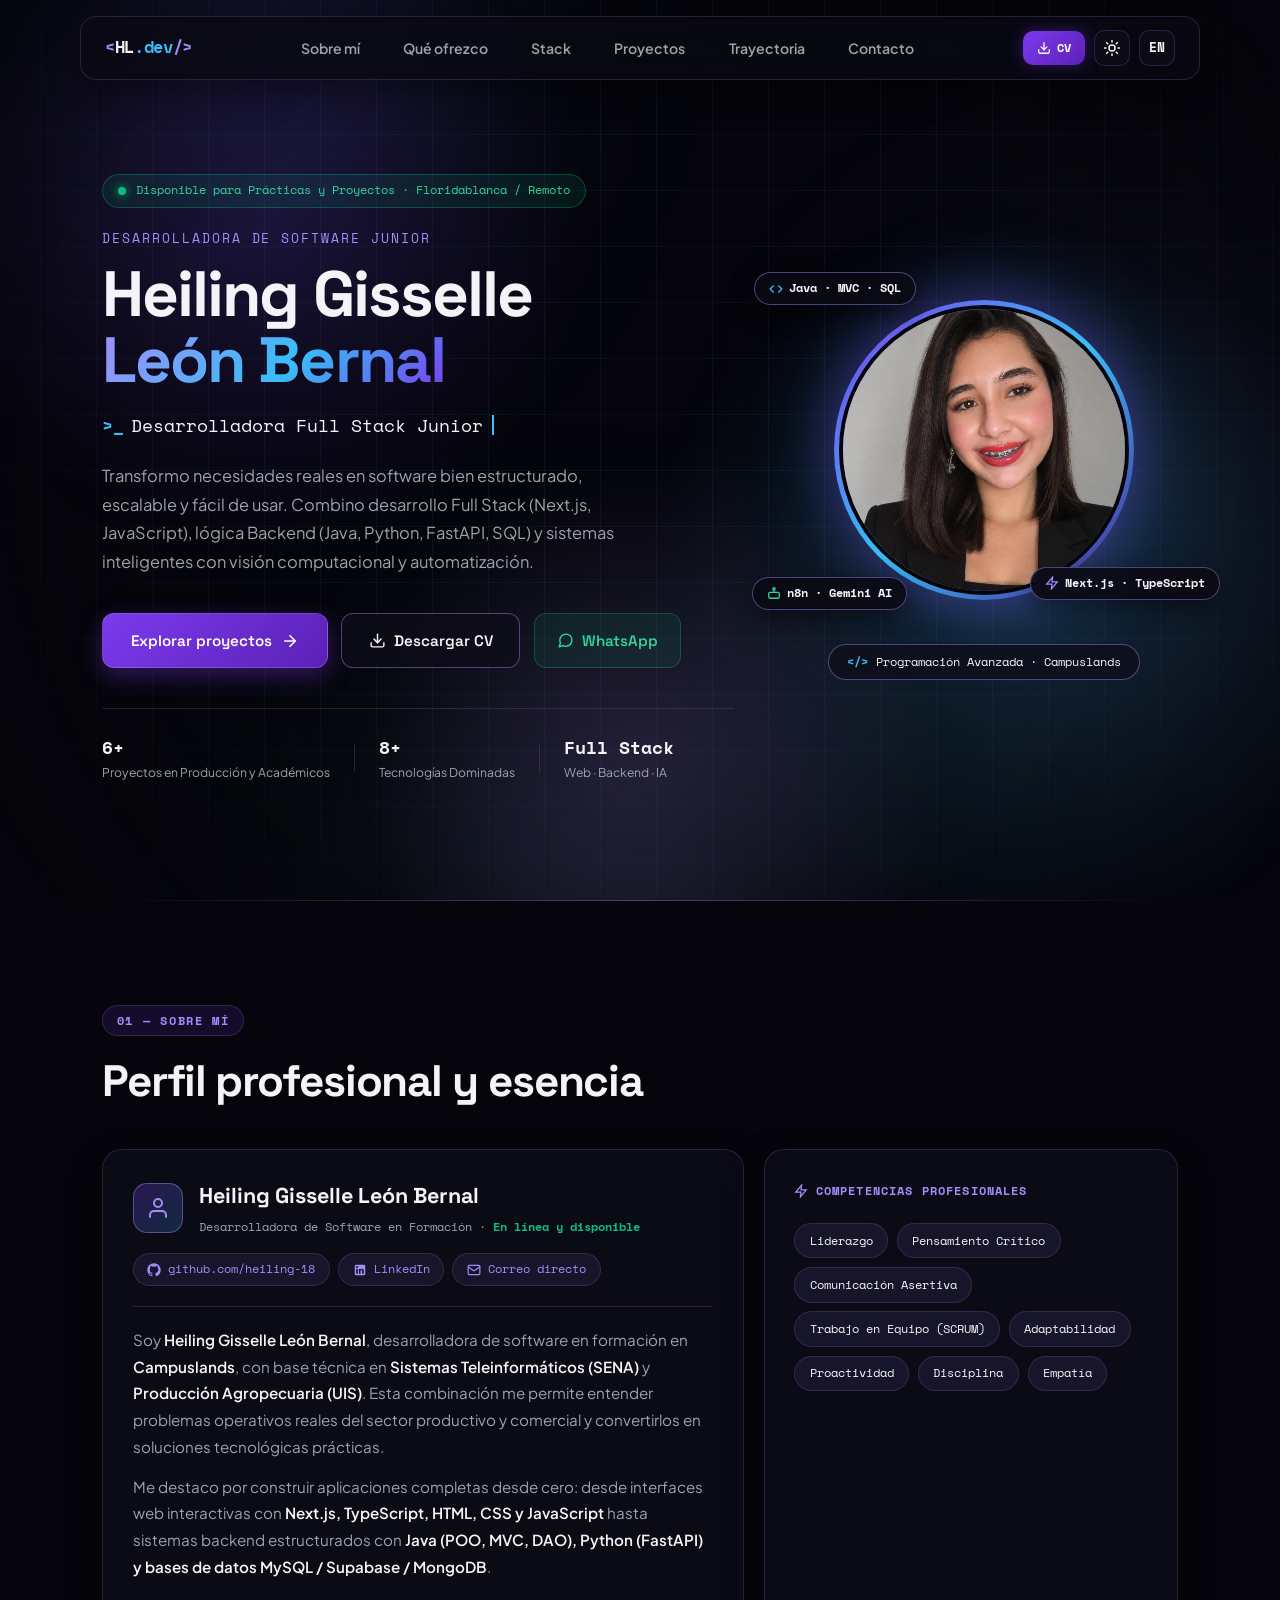
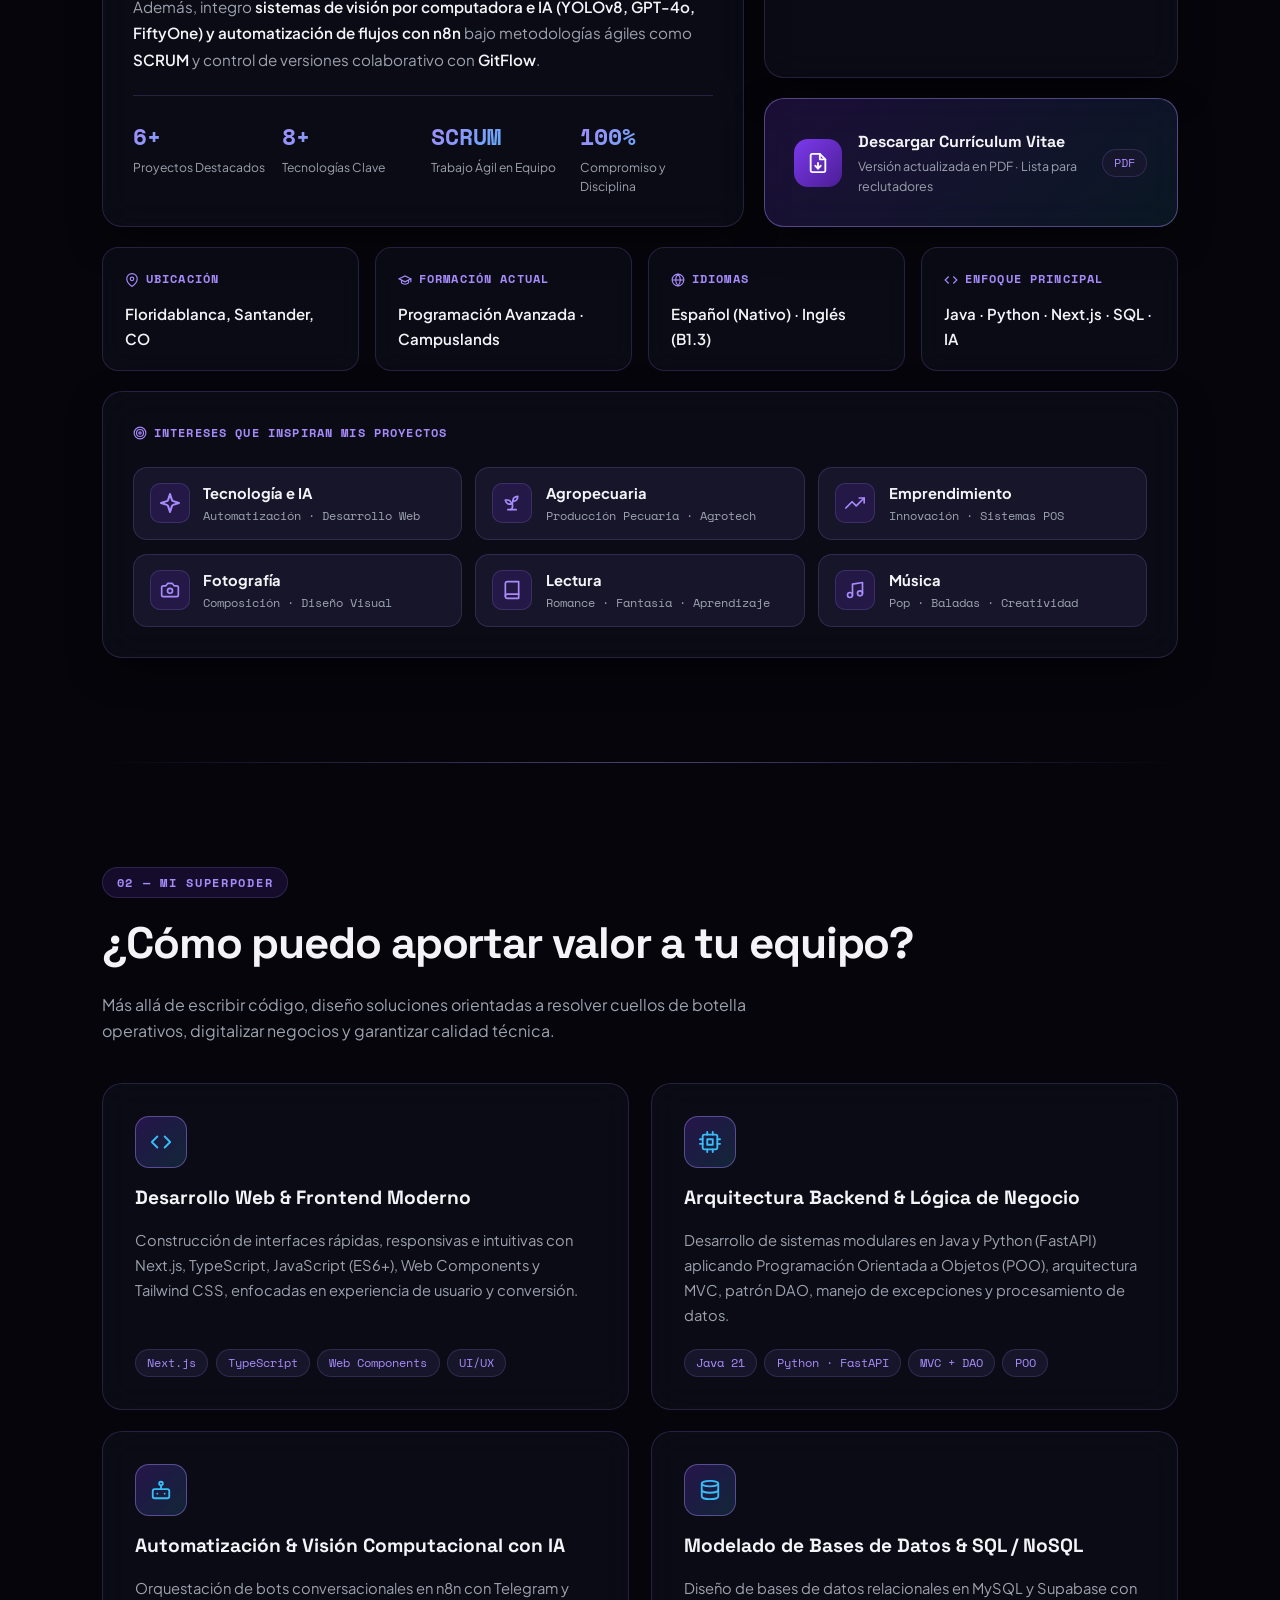
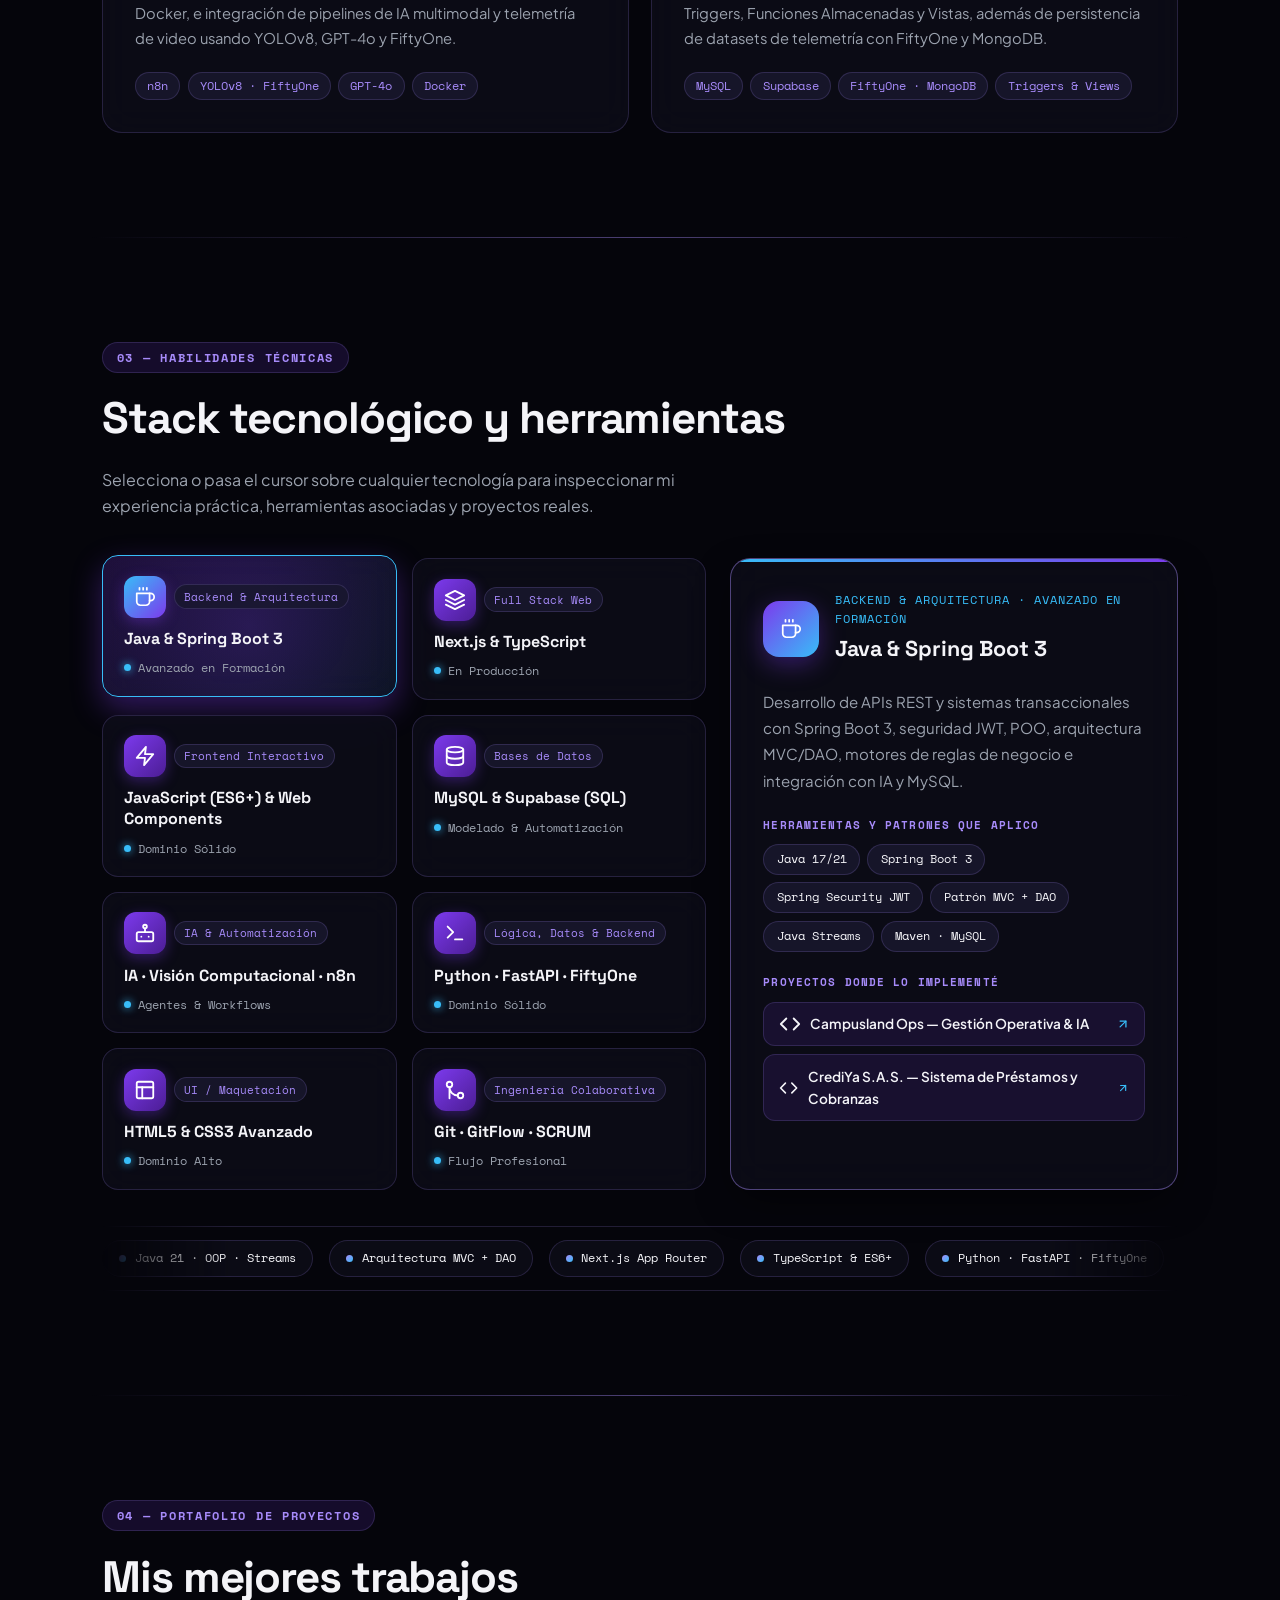
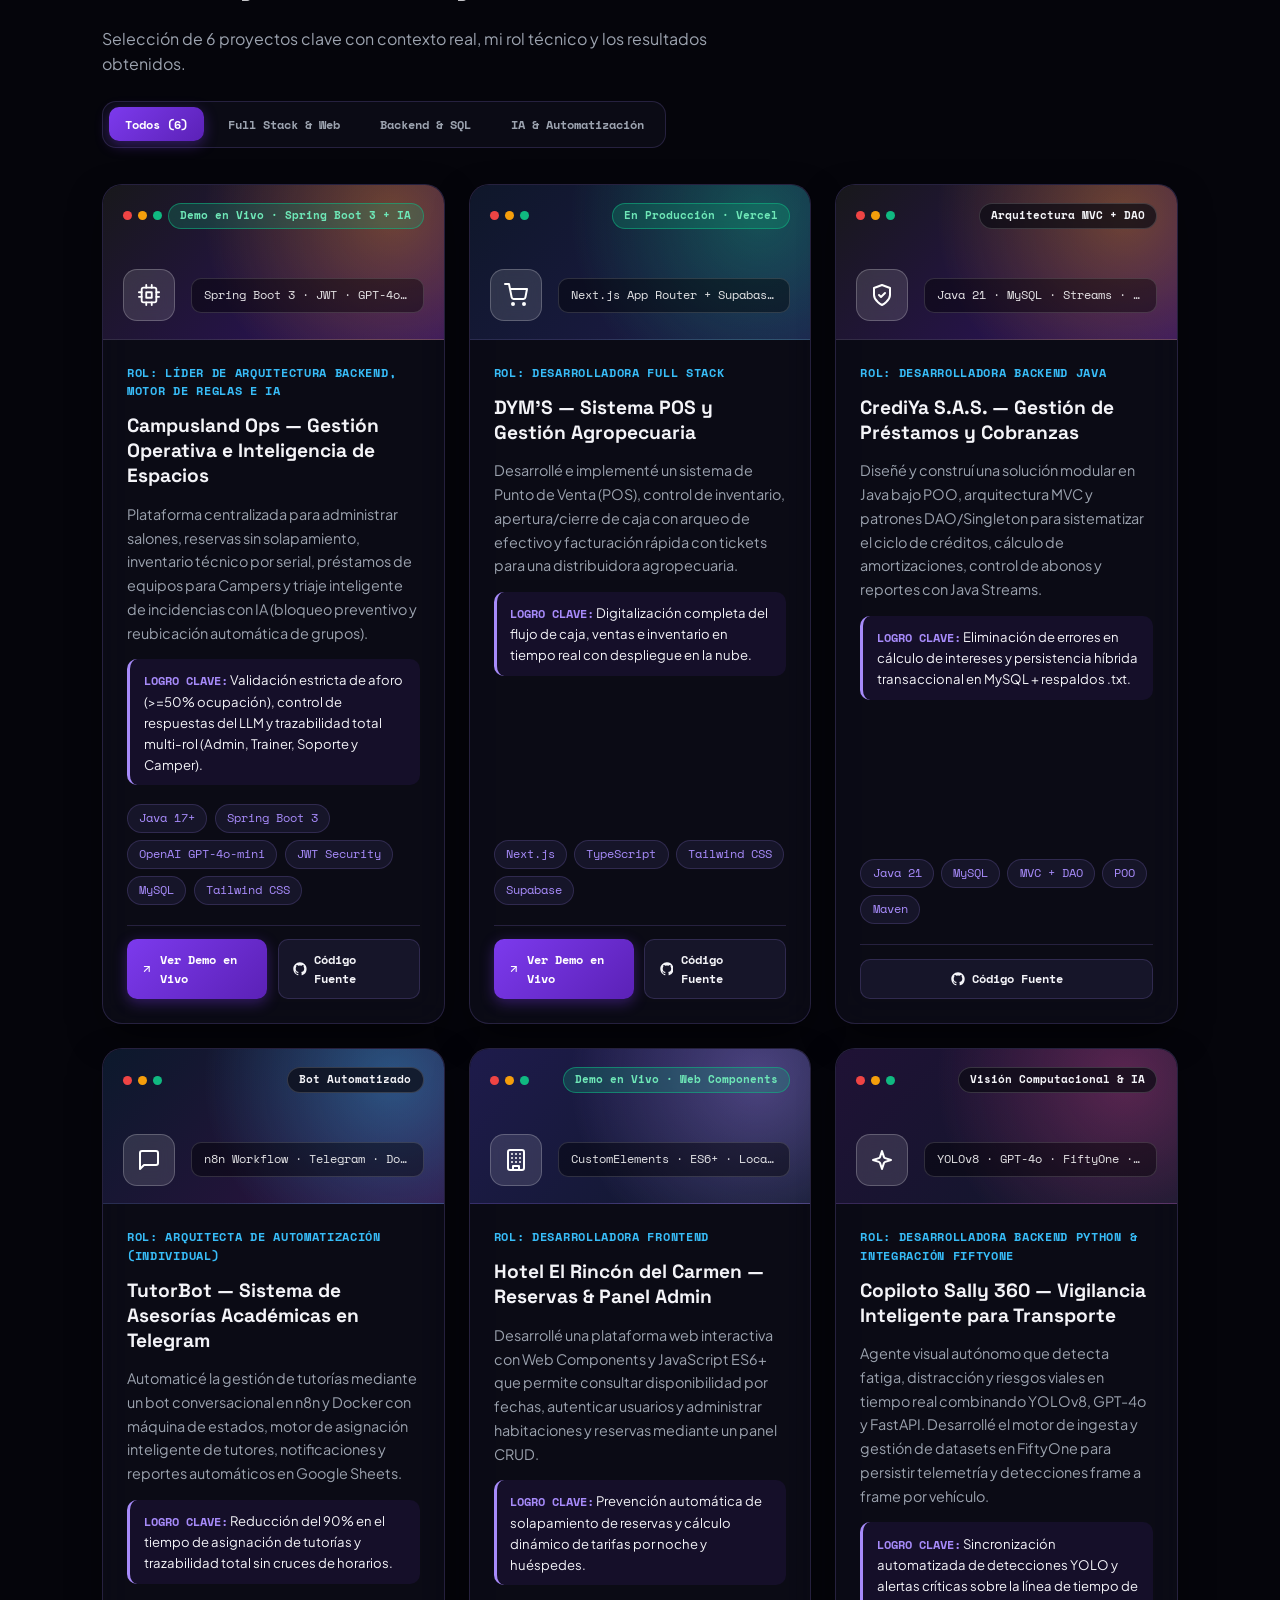
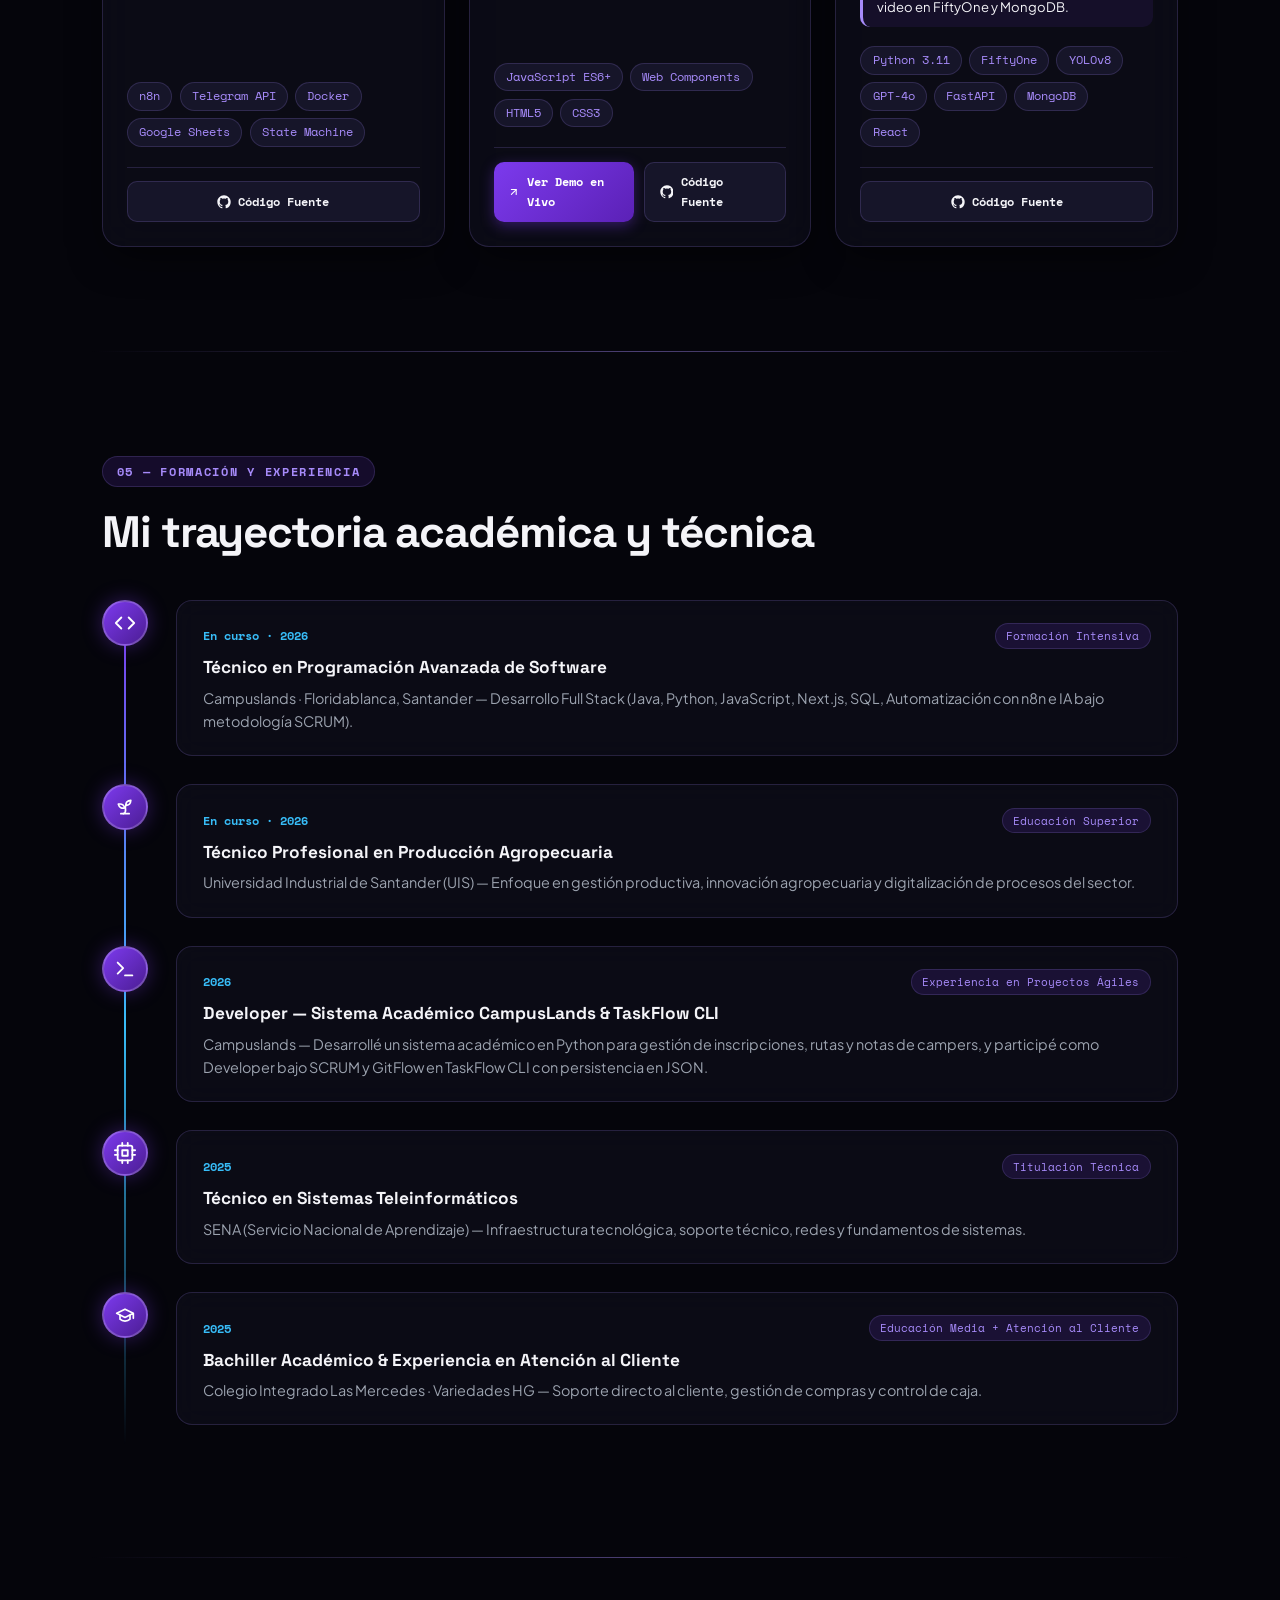
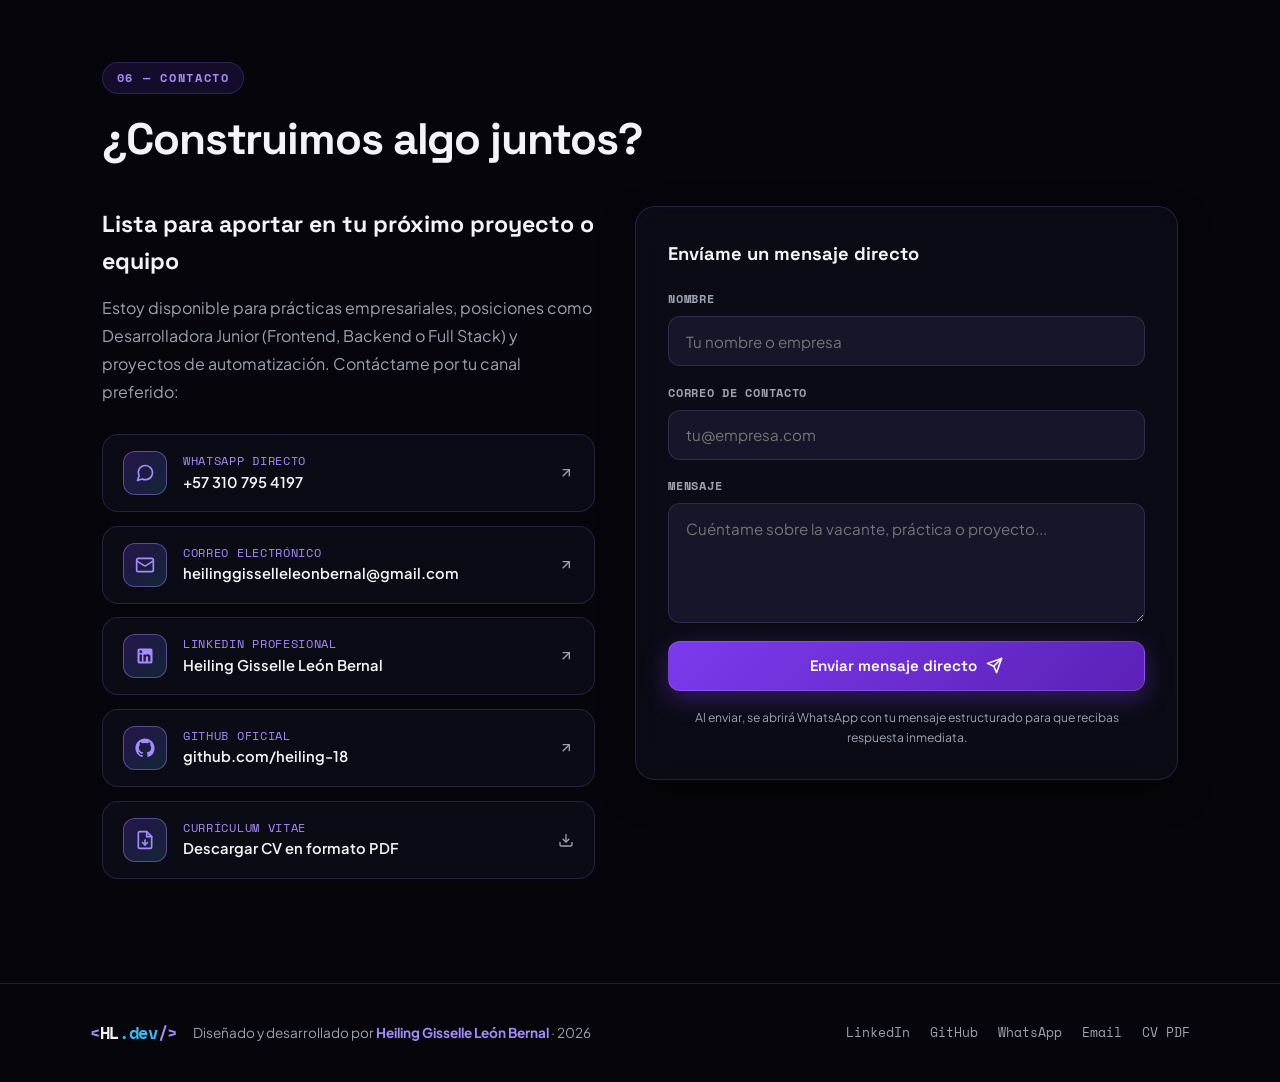
<file: index.html>
<!DOCTYPE html>
<html lang="es" data-theme="dark">
<head>
  <meta charset="UTF-8">
  <meta name="viewport" content="width=device-width, initial-scale=1.0">
  <meta name="description" content="Portafolio profesional de Heiling Gisselle León Bernal — Desarrolladora de Software Junior especializada en Java, Python, JavaScript/Next.js, SQL y Automatización con IA.">
  <title>Heiling León Bernal — Desarrolladora de Software | Portafolio</title>
  <link rel="preconnect" href="https://fonts.googleapis.com">
  <link rel="preconnect" href="https://fonts.gstatic.com" crossorigin>
  <link href="https://fonts.googleapis.com/css2?family=Plus+Jakarta+Sans:wght@400;500;600;700&family=Space+Grotesk:wght@500;600;700&family=Space+Mono:wght@400;700&display=swap" rel="stylesheet">
  <link rel="stylesheet" href="css/main.css">
  <link rel="stylesheet" href="css/projects.css">
</head>
<body>

<!-- SCROLL PROGRESS INDICATOR -->
<div id="progress" aria-hidden="true"></div>

<!-- LOADER -->
<div id="loader">
  <div class="loader-logo">HL<span>.dev</span></div>
  <div class="loader-bar-wrap"><div class="loader-bar"></div></div>
  <div class="loader-text" data-i18n="loader_text">Inicializando portafolio...</div>
</div>

<!-- BOOM BACKGROUND: ARCHITECTURAL CYBER GRID + AURORA BEAMS + INTERACTIVE NEBULA CANVAS -->
<div class="bg-stage" aria-hidden="true">
  <div class="cyber-grid-bg"></div>
  <div class="aurora-beam beam-1"></div>
  <div class="aurora-beam beam-2"></div>
  <div class="aurora-beam beam-3"></div>
  <div class="bg-vignette"></div>
</div>
<canvas id="particles" aria-hidden="true"></canvas>

<!-- NAVBAR -->
<nav id="navbar">
  <a href="#hero" class="nav-logo">
    <span class="logo-bracket">&lt;</span>HL<span class="logo-dot">.dev</span><span class="logo-bracket">/&gt;</span>
  </a>

  <ul class="nav-links" id="nav-links">
    <li><a href="#sobre-mi" data-i18n="nav_about">Sobre mí</a></li>
    <li><a href="#servicios" data-i18n="nav_services">Qué ofrezco</a></li>
    <li><a href="#habilidades" data-i18n="nav_skills">Stack</a></li>
    <li><a href="#proyectos" data-i18n="nav_projects">Proyectos</a></li>
    <li><a href="#educacion" data-i18n="nav_education">Trayectoria</a></li>
    <li><a href="#contacto" data-i18n="nav_contact">Contacto</a></li>
  </ul>

  <div class="nav-controls">
    <a href="cv.pdf" download="CV_Heiling_Leon_Bernal.pdf" class="nav-cv-btn">
      <svg viewBox="0 0 24 24" width="14" height="14" fill="none" stroke="currentColor" stroke-width="2.2" stroke-linecap="round" stroke-linejoin="round"><path d="M21 15v4a2 2 0 0 1-2 2H5a2 2 0 0 1-2-2v-4"/><polyline points="7 10 12 15 17 10"/><line x1="12" y1="15" x2="12" y2="3"/></svg>
      <span>CV</span>
    </a>
    <button class="ctrl-btn" id="theme-btn" onclick="toggleTheme()" title="Cambiar tema" aria-label="Cambiar tema"></button>
    <button class="ctrl-btn" id="lang-btn" onclick="toggleLang()" title="Cambiar idioma" aria-label="Cambiar idioma">EN</button>
    <button class="ctrl-btn mobile-menu-btn" id="mobile-menu-btn" onclick="toggleMobileMenu()" aria-label="Menú">
      <svg viewBox="0 0 24 24" width="18" height="18" fill="none" stroke="currentColor" stroke-width="2" stroke-linecap="round"><line x1="3" y1="6" x2="21" y2="6"/><line x1="3" y1="12" x2="21" y2="12"/><line x1="3" y1="18" x2="21" y2="18"/></svg>
    </button>
  </div>
</nav>

<!-- HERO (ÚNICA FOTO DEL PORTAFOLIO) -->
<section id="hero">
  <div class="hero-inner">
    <div class="hero-content">
      <div class="hero-status-pill">
        <span class="status-dot"></span>
        <span data-i18n="hero_badge">Disponible para Prácticas y Proyectos · Floridablanca / Remoto</span>
      </div>

      <div class="hero-tag" data-i18n="hero_tag">Desarrolladora de Software Junior</div>

      <h1 class="hero-name">
        Heiling Gisselle<br>
        <span>León Bernal</span>
      </h1>

      <p class="hero-role">
        <span class="role-prefix">&gt;_</span>
        <span id="typed-text"></span><span class="cursor"></span>
      </p>

      <p class="hero-desc" data-i18n="hero_desc">
        Transformo necesidades reales en software bien estructurado, escalable y fácil de usar. Combino desarrollo Full Stack (Next.js, JavaScript), lógica Backend (Java, Python, SQL) y automatización inteligente con IA.
      </p>

      <div class="hero-btns">
        <a href="#proyectos" class="btn-primary">
          <span data-i18n="hero_btn1">Explorar proyectos</span>
          <svg class="btn-arrow" viewBox="0 0 24 24" width="18" height="18" fill="none" stroke="currentColor" stroke-width="2.2" stroke-linecap="round" stroke-linejoin="round"><line x1="5" y1="12" x2="19" y2="12"/><polyline points="12 5 19 12 12 19"/></svg>
        </a>
        <a href="cv.pdf" download="CV_Heiling_Leon_Bernal.pdf" class="btn-secondary">
          <svg viewBox="0 0 24 24" width="17" height="17" fill="none" stroke="currentColor" stroke-width="2" stroke-linecap="round" stroke-linejoin="round"><path d="M21 15v4a2 2 0 0 1-2 2H5a2 2 0 0 1-2-2v-4"/><polyline points="7 10 12 15 17 10"/><line x1="12" y1="15" x2="12" y2="3"/></svg>
          <span data-i18n="hero_btn_cv">Descargar CV</span>
        </a>
        <a href="https://wa.me/573107954197?text=Hola%20Heiling,%20vi%20tu%20portafolio%20y%20me%20gustar%C3%ADa%20contactarte." target="_blank" rel="noopener" class="btn-ghost">
          <svg viewBox="0 0 24 24" width="17" height="17" fill="none" stroke="currentColor" stroke-width="2" stroke-linecap="round" stroke-linejoin="round"><path d="M21 11.5a8.38 8.38 0 0 1-.9 3.8 8.5 8.5 0 0 1-7.6 4.7 8.38 8.38 0 0 1-3.8-.9L3 21l1.9-5.7a8.38 8.38 0 0 1-.9-3.8 8.5 8.5 0 0 1 4.7-7.6 8.38 8.38 0 0 1 3.8-.9h.5a8.48 8.48 0 0 1 8 8v.5z"/></svg>
          <span data-i18n="hero_btn2">WhatsApp</span>
        </a>
      </div>

      <div class="hero-quick-metrics">
        <div class="hero-metric">
          <strong>6+</strong>
          <span data-i18n="hero_m1">Proyectos en Producción y Académicos</span>
        </div>
        <div class="hero-metric-sep"></div>
        <div class="hero-metric">
          <strong>8+</strong>
          <span data-i18n="hero_m2">Tecnologías Dominadas</span>
        </div>
        <div class="hero-metric-sep"></div>
        <div class="hero-metric">
          <strong>Full Stack</strong>
          <span data-i18n="hero_m3">Web · Backend · IA</span>
        </div>
      </div>
    </div>

    <div class="hero-photo-wrap">
      <div class="hero-orbit">
        <div class="floating-chip chip-top">
          <svg viewBox="0 0 24 24" width="14" height="14" fill="none" stroke="var(--cyan)" stroke-width="2.2"><polyline points="16 18 22 12 16 6"/><polyline points="8 6 2 12 8 18"/></svg>
          <span>Java · MVC · SQL</span>
        </div>
        <div class="floating-chip chip-right">
          <svg viewBox="0 0 24 24" width="14" height="14" fill="none" stroke="var(--purple-light)" stroke-width="2.2"><polygon points="13 2 3 14 12 14 11 22 21 10 12 10 13 2"/></svg>
          <span>Next.js · TypeScript</span>
        </div>
        <div class="floating-chip chip-bottom">
          <svg viewBox="0 0 24 24" width="14" height="14" fill="none" stroke="#34d399" stroke-width="2.2"><rect x="3" y="11" width="18" height="10" rx="2"/><circle cx="12" cy="5" r="2"/><path d="M12 7v4"/></svg>
          <span>n8n · Gemini AI</span>
        </div>
        <div class="hero-photo-ring">
          <img src="image/imagen.jpg" alt="Heiling Gisselle León Bernal" class="hero-photo" fetchpriority="high" onerror="this.parentElement.innerHTML='<span style=\'font-size:3rem;font-weight:700;color:#fff;\'>HL</span>'">
        </div>
      </div>
      <div class="hero-photo-badge">
        <span class="badge-code">&lt;/&gt;</span>
        <span data-i18n="hero_photo_badge">Programación Avanzada · Campuslands</span>
      </div>
    </div>
  </div>
</section>

<div class="divider"></div>

<!-- 01 — SOBRE MÍ (SIN SEGUNDA IMAGEN) -->
<section id="sobre-mi">
  <div class="reveal">
    <div class="section-label" data-i18n="about_label">01 — Sobre mí</div>
    <h2 class="section-title" data-i18n="about_title">Perfil profesional y esencia</h2>
  </div>

  <div class="bento-about reveal">
    <!-- Tarjeta principal de biografía (sin foto duplicada) -->
    <div class="bento-card bento-bio">
      <div class="bio-header-clean">
        <div class="bio-badge-icon">
          <svg viewBox="0 0 24 24" width="24" height="24" fill="none" stroke="currentColor" stroke-width="2" stroke-linecap="round" stroke-linejoin="round"><path d="M20 21v-2a4 4 0 0 0-4-4H8a4 4 0 0 0-4 4v2"/><circle cx="12" cy="7" r="4"/></svg>
        </div>
        <div class="bio-title-wrap">
          <h3 class="about-fullname">Heiling Gisselle León Bernal</h3>
          <div class="about-subrole">
            <span data-i18n="about_subrole">Desarrolladora de Software en Formación</span> ·
            <span class="perfil-disponible" data-i18n="about_available">En línea y disponible</span>
          </div>
        </div>
        <div class="bio-social-pills">
          <a href="https://github.com/heiling-18" target="_blank" rel="noopener" class="social-pill">
            <svg viewBox="0 0 24 24" width="14" height="14" fill="currentColor"><path d="M12 .5C5.65.5.5 5.65.5 12c0 5.08 3.29 9.39 7.86 10.91.58.11.79-.25.79-.56 0-.28-.01-1.02-.02-2-3.2.7-3.88-1.54-3.88-1.54-.52-1.33-1.28-1.68-1.28-1.68-1.05-.71.08-.7.08-.7 1.16.08 1.77 1.19 1.77 1.19 1.03 1.76 2.7 1.25 3.36.96.1-.75.4-1.25.73-1.54-2.55-.29-5.24-1.28-5.24-5.68 0-1.26.45-2.28 1.18-3.09-.12-.29-.51-1.46.11-3.05 0 0 .97-.31 3.17 1.18a11.05 11.05 0 0 1 5.78 0c2.2-1.49 3.16-1.18 3.16-1.18.63 1.59.24 2.76.12 3.05.74.81 1.18 1.83 1.18 3.09 0 4.41-2.69 5.38-5.26 5.67.41.36.78 1.06.78 2.14 0 1.55-.01 2.79-.01 3.17 0 .31.21.68.8.56A11.51 11.51 0 0 0 23.5 12C23.5 5.65 18.35.5 12 .5z"/></svg>
            <span>github.com/heiling-18</span>
          </a>
          <a href="https://www.linkedin.com/in/heiling-gisselle-leon-bernal/" target="_blank" rel="noopener" class="social-pill">
            <svg viewBox="0 0 24 24" width="14" height="14" fill="currentColor"><path d="M19 3a2 2 0 0 1 2 2v14a2 2 0 0 1-2 2H5a2 2 0 0 1-2-2V5a2 2 0 0 1 2-2h14m-.5 15.5v-5.3a3.26 3.26 0 0 0-3.26-3.26c-.85 0-1.84.52-2.28 1.3v-1.11h-2.79v8.37h2.79v-4.93c0-.77.62-1.4 1.39-1.4a1.4 1.4 0 0 1 1.4 1.4v4.93h2.75M6.88 8.56a1.68 1.68 0 0 0 1.68-1.68c0-.93-.75-1.69-1.68-1.69a1.69 1.69 0 0 0-1.69 1.69c0 .93.76 1.68 1.69 1.68m1.39 9.94v-8.37H5.5v8.37h2.77z"/></svg>
            <span>LinkedIn</span>
          </a>
          <a href="mailto:heilinggisselleleonbernal@gmail.com" class="social-pill">
            <svg viewBox="0 0 24 24" width="14" height="14" fill="none" stroke="currentColor" stroke-width="2" stroke-linecap="round" stroke-linejoin="round"><rect x="2" y="4" width="20" height="16" rx="2"/><path d="m22 7-8.97 5.7a1.94 1.94 0 0 1-2.06 0L2 7"/></svg>
            <span>Correo directo</span>
          </a>
        </div>
      </div>

      <div class="bio-paragraphs">
        <p data-i18n="about_p1">
          Soy <strong>Heiling Gisselle León Bernal</strong>, desarrolladora de software en formación en <strong>Campuslands</strong>, con base técnica en <strong>Sistemas Teleinformáticos (SENA)</strong> y <strong>Producción Agropecuaria (UIS)</strong>. Esta combinación me permite entender problemas operativos reales del sector productivo y comercial y convertirlos en soluciones tecnológicas prácticas.
        </p>
        <p data-i18n="about_p2">
          Me destaco por construir aplicaciones completas desde cero: desde interfaces web interactivas con <strong>Next.js, TypeScript, HTML, CSS y JavaScript</strong> hasta sistemas backend estructurados con <strong>Java (POO, MVC, DAO), Python (FastAPI) y bases de datos MySQL / Supabase / MongoDB</strong>.
        </p>
        <p data-i18n="about_p3">
          Además, integro <strong>sistemas de visión por computadora e IA (YOLOv8, GPT-4o, FiftyOne) y automatización de flujos con n8n</strong> bajo metodologías ágiles como <strong>SCRUM</strong> y control de versiones colaborativo con <strong>GitFlow</strong>.
        </p>
      </div>

      <div class="about-stats-row">
        <div class="about-stat">
          <span>6+</span>
          <span data-i18n="about_stat1">Proyectos Destacados</span>
        </div>
        <div class="about-stat">
          <span>8+</span>
          <span data-i18n="about_stat2">Tecnologías Clave</span>
        </div>
        <div class="about-stat">
          <span>SCRUM</span>
          <span data-i18n="about_stat3">Trabajo Ágil en Equipo</span>
        </div>
        <div class="about-stat">
          <span>100%</span>
          <span data-i18n="about_stat4">Compromiso y Disciplina</span>
        </div>
      </div>
    </div>

    <!-- Columna lateral con CV y Competencias -->
    <div class="bento-side">
      <div class="bento-card perfil-competencias-card">
        <div class="perfil-info-label">
          <svg viewBox="0 0 24 24" width="14" height="14" fill="none" stroke="currentColor" stroke-width="2.2"><polygon points="13 2 3 14 12 14 11 22 21 10 12 10 13 2"/></svg>
          <span data-i18n="comp_label">COMPETENCIAS PROFESIONALES</span>
        </div>
        <div class="perfil-competencias" id="competencias-list"></div>
      </div>

      <a href="cv.pdf" download="CV_Heiling_Leon_Bernal.pdf" class="bento-card perfil-cv-card">
        <div class="perfil-cv-left">
          <span class="perfil-cv-icon">
            <svg viewBox="0 0 24 24" width="22" height="22" fill="none" stroke="currentColor" stroke-width="2" stroke-linecap="round" stroke-linejoin="round"><path d="M14 2H6a2 2 0 0 0-2 2v16a2 2 0 0 0 2 2h12a2 2 0 0 0 2-2V8z"/><polyline points="14 2 14 8 20 8"/><line x1="12" y1="18" x2="12" y2="12"/><polyline points="9 15 12 18 15 15"/></svg>
          </span>
          <div>
            <div class="perfil-cv-text" data-i18n="cv_btn_title">Descargar Currículum Vitae</div>
            <div class="perfil-cv-sub" data-i18n="cv_btn_sub">Versión actualizada en PDF · Lista para reclutadores</div>
          </div>
        </div>
        <span class="tag">PDF</span>
      </a>
    </div>
  </div>

  <!-- Fila de tarjetas de datos clave -->
  <div class="about-cards-row reveal">
    <div class="perfil-info-card">
      <div class="perfil-info-label">
        <svg viewBox="0 0 24 24" width="14" height="14" fill="none" stroke="currentColor" stroke-width="2"><path d="M21 10c0 7-9 13-9 13s-9-6-9-13a9 9 0 0 1 18 0z"/><circle cx="12" cy="10" r="3"/></svg>
        <span data-i18n="info_loc_label">UBICACIÓN</span>
      </div>
      <div class="perfil-info-value" data-i18n="info_loc_val">Floridablanca, Santander, CO</div>
    </div>
    <div class="perfil-info-card">
      <div class="perfil-info-label">
        <svg viewBox="0 0 24 24" width="14" height="14" fill="none" stroke="currentColor" stroke-width="2"><path d="M22 10v6M2 10l10-5 10 5-10 5z"/><path d="M6 12v5c3 3 9 3 12 0v-5"/></svg>
        <span data-i18n="info_edu_label">FORMACIÓN ACTUAL</span>
      </div>
      <div class="perfil-info-value" data-i18n="info_edu_val">Programación Avanzada · Campuslands</div>
    </div>
    <div class="perfil-info-card">
      <div class="perfil-info-label">
        <svg viewBox="0 0 24 24" width="14" height="14" fill="none" stroke="currentColor" stroke-width="2"><circle cx="12" cy="12" r="10"/><line x1="2" y1="12" x2="22" y2="12"/><path d="M12 2a15.3 15.3 0 0 1 4 10 15.3 15.3 0 0 1-4 10 15.3 15.3 0 0 1-4-10 15.3 15.3 0 0 1 4-10z"/></svg>
        <span data-i18n="info_lang_label">IDIOMAS</span>
      </div>
      <div class="perfil-info-value" data-i18n="info_lang_val">Español (Nativo) · Inglés (B1.3)</div>
    </div>
    <div class="perfil-info-card">
      <div class="perfil-info-label">
        <svg viewBox="0 0 24 24" width="14" height="14" fill="none" stroke="currentColor" stroke-width="2"><polyline points="16 18 22 12 16 6"/><polyline points="8 6 2 12 8 18"/></svg>
        <span data-i18n="info_stack_label">ENFOQUE PRINCIPAL</span>
      </div>
      <div class="perfil-info-value">Java · Python · Next.js · SQL · IA</div>
    </div>
  </div>

  <!-- Intereses personales con iconos SVG -->
  <div class="bento-card perfil-intereses-card reveal">
    <div class="perfil-info-label">
      <svg viewBox="0 0 24 24" width="14" height="14" fill="none" stroke="currentColor" stroke-width="2"><circle cx="12" cy="12" r="10"/><circle cx="12" cy="12" r="6"/><circle cx="12" cy="12" r="2"/></svg>
      <span data-i18n="interests_label">INTERESES QUE INSPIRAN MIS PROYECTOS</span>
    </div>
    <div class="perfil-intereses-grid" id="intereses-grid"></div>
  </div>
</section>

<div class="divider"></div>

<!-- 02 — QUÉ OFREZCO / SERVICIOS (MI SUPERPODER) -->
<section id="servicios">
  <div class="reveal">
    <div class="section-label" data-i18n="services_label">02 — Mi Superpoder</div>
    <h2 class="section-title" data-i18n="services_title">¿Cómo puedo aportar valor a tu equipo?</h2>
    <p class="section-subtitle" data-i18n="services_subtitle">
      Más allá de escribir código, diseño soluciones orientadas a resolver cuellos de botella operativos, digitalizar negocios y garantizar calidad técnica.
    </p>
  </div>

  <div class="services-grid reveal" id="services-grid"></div>
</section>

<div class="divider"></div>

<!-- 03 — HABILIDADES / ECOSISTEMA INTERACTIVO -->
<section id="habilidades">
  <div class="reveal">
    <div class="section-label" data-i18n="skills_label">03 — Habilidades Técnicas</div>
    <h2 class="section-title" data-i18n="skills_title">Stack tecnológico y herramientas</h2>
    <p class="section-subtitle" data-i18n="skills_subtitle">
      Haz clic o pasa el cursor sobre cada tecnología para explorar cómo la aplico en arquitectura real, qué herramientas domino y en qué proyectos la implementé.
    </p>
  </div>

  <!-- Panel interactivo: Tarjetas Spotlight + Consola de Inspección en Vivo -->
  <div class="stack-interactive-layout reveal">
    <div class="stack-cards-grid" id="stack-cards-grid">
      <!-- Renderizado por js/i18n.js con SVGs vectoriales e interacción en tiempo real -->
    </div>

    <aside class="stack-inspector" id="stack-inspector" aria-live="polite">
      <!-- Detalle interactivo actualizado al seleccionar/pasar por una tecnología -->
    </aside>
  </div>

  <!-- Cinta infinita (Marquee) de herramientas y tecnologías con SVGs -->
  <div class="tech-marquee-wrap reveal" aria-hidden="true">
    <div class="tech-marquee-track">
      <div class="marquee-pill"><span class="m-dot"></span>Java 21 · OOP · Streams</div>
      <div class="marquee-pill"><span class="m-dot"></span>Arquitectura MVC + DAO</div>
      <div class="marquee-pill"><span class="m-dot"></span>Next.js App Router</div>
      <div class="marquee-pill"><span class="m-dot"></span>TypeScript &amp; ES6+</div>
      <div class="marquee-pill"><span class="m-dot"></span>Python · FastAPI · FiftyOne</div>
      <div class="marquee-pill"><span class="m-dot"></span>YOLOv8 &amp; OpenAI GPT-4o</div>
      <div class="marquee-pill"><span class="m-dot"></span>MySQL Triggers &amp; Stored Functions</div>
      <div class="marquee-pill"><span class="m-dot"></span>Supabase &amp; MongoDB</div>
      <div class="marquee-pill"><span class="m-dot"></span>n8n Workflow Automation</div>
      <div class="marquee-pill"><span class="m-dot"></span>Git · GitFlow · SCRUM · Docker</div>
      <!-- Duplicado para loop continuo -->
      <div class="marquee-pill"><span class="m-dot"></span>Java 21 · OOP · Streams</div>
      <div class="marquee-pill"><span class="m-dot"></span>Arquitectura MVC + DAO</div>
      <div class="marquee-pill"><span class="m-dot"></span>Next.js App Router</div>
      <div class="marquee-pill"><span class="m-dot"></span>TypeScript &amp; ES6+</div>
      <div class="marquee-pill"><span class="m-dot"></span>Python · FastAPI · FiftyOne</div>
      <div class="marquee-pill"><span class="m-dot"></span>YOLOv8 &amp; OpenAI GPT-4o</div>
      <div class="marquee-pill"><span class="m-dot"></span>MySQL Triggers &amp; Stored Functions</div>
      <div class="marquee-pill"><span class="m-dot"></span>Supabase &amp; MongoDB</div>
      <div class="marquee-pill"><span class="m-dot"></span>n8n Workflow Automation</div>
      <div class="marquee-pill"><span class="m-dot"></span>Git · GitFlow · SCRUM · Docker</div>
    </div>
  </div>
</section>

<div class="divider"></div>

<!-- 04 — PROYECTOS DESTACADOS -->
<section id="proyectos">
  <div class="reveal">
    <div class="section-label" data-i18n="projects_label">04 — Portafolio de Proyectos</div>
    <div class="projects-header-row">
      <div>
        <h2 class="section-title" data-i18n="projects_title">Mis mejores trabajos</h2>
        <p class="section-subtitle" data-i18n="projects_subtitle">
          Selección de 6 proyectos clave con contexto real, mi rol técnico y los resultados obtenidos.
        </p>
      </div>
      <div class="project-filters" id="project-filters">
        <button class="filter-btn active" data-filter="all" onclick="filterProjects('all')" data-i18n="filter_all">Todos (6)</button>
        <button class="filter-btn" data-filter="web" onclick="filterProjects('web')" data-i18n="filter_web">Full Stack &amp; Web</button>
        <button class="filter-btn" data-filter="backend" onclick="filterProjects('backend')" data-i18n="filter_backend">Backend &amp; SQL</button>
        <button class="filter-btn" data-filter="ai" onclick="filterProjects('ai')" data-i18n="filter_ai">IA &amp; Automatización</button>
      </div>
    </div>
  </div>

  <div class="projects-grid reveal" id="projects-grid"></div>
</section>

<div class="divider"></div>

<!-- 05 — EDUCACIÓN Y TRAYECTORIA -->
<section id="educacion">
  <div class="reveal">
    <div class="section-label" data-i18n="edu_label">05 — Formación y Experiencia</div>
    <h2 class="section-title" data-i18n="edu_title">Mi trayectoria académica y técnica</h2>
  </div>
  <div class="edu-timeline reveal" id="edu-timeline"></div>
</section>

<div class="divider"></div>

<!-- 06 — CONTACTO -->
<section id="contacto">
  <div class="reveal">
    <div class="section-label" data-i18n="contact_label">06 — Contacto</div>
    <h2 class="section-title" data-i18n="contact_title">¿Construimos algo juntos?</h2>
  </div>

  <div class="contact-grid reveal">
    <div class="contact-info">
      <h3 data-i18n="contact_h3">Lista para aportar en tu próximo proyecto o equipo</h3>
      <p data-i18n="contact_p">
        Estoy disponible para prácticas empresariales, posiciones como Desarrolladora Junior (Frontend, Backend o Full Stack) y proyectos de automatización. Contáctame por tu canal preferido:
      </p>

      <div class="contact-links">
        <a href="https://wa.me/573107954197?text=Hola%20Heiling,%20vi%20tu%20portafolio%20y%20me%20gustar%C3%ADa%20conversar%20contigo." target="_blank" rel="noopener" class="contact-link">
          <div class="contact-link-icon">
            <svg viewBox="0 0 24 24" width="20" height="20" fill="none" stroke="currentColor" stroke-width="2" stroke-linecap="round" stroke-linejoin="round"><path d="M21 11.5a8.38 8.38 0 0 1-.9 3.8 8.5 8.5 0 0 1-7.6 4.7 8.38 8.38 0 0 1-3.8-.9L3 21l1.9-5.7a8.38 8.38 0 0 1-.9-3.8 8.5 8.5 0 0 1 4.7-7.6 8.38 8.38 0 0 1 3.8-.9h.5a8.48 8.48 0 0 1 8 8v.5z"/></svg>
          </div>
          <div>
            <div class="contact-link-label">WhatsApp Directo</div>
            <div class="contact-link-val">+57 310 795 4197</div>
          </div>
          <span class="contact-link-arrow">
            <svg viewBox="0 0 24 24" width="16" height="16" fill="none" stroke="currentColor" stroke-width="2"><line x1="7" y1="17" x2="17" y2="7"/><polyline points="7 7 17 7 17 17"/></svg>
          </span>
        </a>

        <a href="mailto:heilinggisselleleonbernal@gmail.com" class="contact-link">
          <div class="contact-link-icon">
            <svg viewBox="0 0 24 24" width="20" height="20" fill="none" stroke="currentColor" stroke-width="2" stroke-linecap="round" stroke-linejoin="round"><rect x="2" y="4" width="20" height="16" rx="2"/><path d="m22 7-8.97 5.7a1.94 1.94 0 0 1-2.06 0L2 7"/></svg>
          </div>
          <div>
            <div class="contact-link-label">Correo Electrónico</div>
            <div class="contact-link-val">heilinggisselleleonbernal@gmail.com</div>
          </div>
          <span class="contact-link-arrow">
            <svg viewBox="0 0 24 24" width="16" height="16" fill="none" stroke="currentColor" stroke-width="2"><line x1="7" y1="17" x2="17" y2="7"/><polyline points="7 7 17 7 17 17"/></svg>
          </span>
        </a>

        <a href="https://www.linkedin.com/in/heiling-gisselle-leon-bernal/" target="_blank" rel="noopener" class="contact-link">
          <div class="contact-link-icon">
            <svg viewBox="0 0 24 24" width="20" height="20" fill="currentColor"><path d="M19 3a2 2 0 0 1 2 2v14a2 2 0 0 1-2 2H5a2 2 0 0 1-2-2V5a2 2 0 0 1 2-2h14m-.5 15.5v-5.3a3.26 3.26 0 0 0-3.26-3.26c-.85 0-1.84.52-2.28 1.3v-1.11h-2.79v8.37h2.79v-4.93c0-.77.62-1.4 1.39-1.4a1.4 1.4 0 0 1 1.4 1.4v4.93h2.75M6.88 8.56a1.68 1.68 0 0 0 1.68-1.68c0-.93-.75-1.69-1.68-1.69a1.69 1.69 0 0 0-1.69 1.69c0 .93.76 1.68 1.69 1.68m1.39 9.94v-8.37H5.5v8.37h2.77z"/></svg>
          </div>
          <div>
            <div class="contact-link-label">LinkedIn Profesional</div>
            <div class="contact-link-val">Heiling Gisselle León Bernal</div>
          </div>
          <span class="contact-link-arrow">
            <svg viewBox="0 0 24 24" width="16" height="16" fill="none" stroke="currentColor" stroke-width="2"><line x1="7" y1="17" x2="17" y2="7"/><polyline points="7 7 17 7 17 17"/></svg>
          </span>
        </a>

        <a href="https://github.com/heiling-18" target="_blank" rel="noopener" class="contact-link">
          <div class="contact-link-icon">
            <svg viewBox="0 0 24 24" width="20" height="20" fill="currentColor"><path d="M12 .5C5.65.5.5 5.65.5 12c0 5.08 3.29 9.39 7.86 10.91.58.11.79-.25.79-.56 0-.28-.01-1.02-.02-2-3.2.7-3.88-1.54-3.88-1.54-.52-1.33-1.28-1.68-1.28-1.68-1.05-.71.08-.7.08-.7 1.16.08 1.77 1.19 1.77 1.19 1.03 1.76 2.7 1.25 3.36.96.1-.75.4-1.25.73-1.54-2.55-.29-5.24-1.28-5.24-5.68 0-1.26.45-2.28 1.18-3.09-.12-.29-.51-1.46.11-3.05 0 0 .97-.31 3.17 1.18a11.05 11.05 0 0 1 5.78 0c2.2-1.49 3.16-1.18 3.16-1.18.63 1.59.24 2.76.12 3.05.74.81 1.18 1.83 1.18 3.09 0 4.41-2.69 5.38-5.26 5.67.41.36.78 1.06.78 2.14 0 1.55-.01 2.79-.01 3.17 0 .31.21.68.8.56A11.51 11.51 0 0 0 23.5 12C23.5 5.65 18.35.5 12 .5z"/></svg>
          </div>
          <div>
            <div class="contact-link-label">GitHub Oficial</div>
            <div class="contact-link-val">github.com/heiling-18</div>
          </div>
          <span class="contact-link-arrow">
            <svg viewBox="0 0 24 24" width="16" height="16" fill="none" stroke="currentColor" stroke-width="2"><line x1="7" y1="17" x2="17" y2="7"/><polyline points="7 7 17 7 17 17"/></svg>
          </span>
        </a>

        <a href="cv.pdf" download="CV_Heiling_Leon_Bernal.pdf" class="contact-link">
          <div class="contact-link-icon">
            <svg viewBox="0 0 24 24" width="20" height="20" fill="none" stroke="currentColor" stroke-width="2" stroke-linecap="round" stroke-linejoin="round"><path d="M14 2H6a2 2 0 0 0-2 2v16a2 2 0 0 0 2 2h12a2 2 0 0 0 2-2V8z"/><polyline points="14 2 14 8 20 8"/><line x1="12" y1="18" x2="12" y2="12"/><polyline points="9 15 12 18 15 15"/></svg>
          </div>
          <div>
            <div class="contact-link-label" data-i18n="contact_cv_label">Currículum Vitae</div>
            <div class="contact-link-val" data-i18n="contact_cv_val">Descargar CV en formato PDF</div>
          </div>
          <span class="contact-link-arrow">
            <svg viewBox="0 0 24 24" width="16" height="16" fill="none" stroke="currentColor" stroke-width="2"><path d="M21 15v4a2 2 0 0 1-2 2H5a2 2 0 0 1-2-2v-4"/><polyline points="7 10 12 15 17 10"/><line x1="12" y1="15" x2="12" y2="3"/></svg>
          </span>
        </a>
      </div>
    </div>

    <form class="contact-form" onsubmit="handleSubmit(event)">
      <div class="form-header" data-i18n="form_header">Envíame un mensaje directo</div>
      <div class="form-group">
        <label for="contact-name" data-i18n="form_name">Nombre</label>
        <input type="text" id="contact-name" name="name" data-i18n="form_ph_name" placeholder="Tu nombre o empresa" required>
      </div>
      <div class="form-group">
        <label for="contact-email" data-i18n="form_email">Correo de contacto</label>
        <input type="email" id="contact-email" name="email" data-i18n="form_ph_email" placeholder="tu@empresa.com" required>
      </div>
      <div class="form-group">
        <label for="contact-msg" data-i18n="form_msg">Mensaje</label>
        <textarea id="contact-msg" name="message" data-i18n="form_ph_msg" placeholder="Cuéntame sobre la vacante, práctica o proyecto..." required></textarea>
      </div>
      <div class="form-actions">
        <button type="submit" class="btn-primary form-submit-btn">
          <span data-i18n="form_btn">Enviar mensaje directo</span>
          <svg viewBox="0 0 24 24" width="17" height="17" fill="none" stroke="currentColor" stroke-width="2.2" stroke-linecap="round" stroke-linejoin="round"><line x1="22" y1="2" x2="11" y2="13"/><polygon points="22 2 15 22 11 13 2 9 22 2"/></svg>
        </button>
      </div>
      <p class="form-note" data-i18n="form_note">
        Al enviar, se abrirá WhatsApp con tu mensaje estructurado para que recibas respuesta inmediata.
      </p>
    </form>
  </div>
</section>

<footer>
  <div class="footer-inner">
    <div class="footer-brand">
      <span class="nav-logo"><span class="logo-bracket">&lt;</span>HL<span class="logo-dot">.dev</span><span class="logo-bracket">/&gt;</span></span>
      <p><span data-i18n="footer">Diseñado y desarrollado por</span> <strong>Heiling Gisselle León Bernal</strong> · 2026</p>
    </div>
    <div class="footer-links">
      <a href="https://www.linkedin.com/in/heiling-gisselle-leon-bernal/" target="_blank" rel="noopener">LinkedIn</a>
      <a href="https://github.com/heiling-18" target="_blank" rel="noopener">GitHub</a>
      <a href="https://wa.me/573107954197" target="_blank" rel="noopener">WhatsApp</a>
      <a href="mailto:heilinggisselleleonbernal@gmail.com">Email</a>
      <a href="cv.pdf" download="CV_Heiling_Leon_Bernal.pdf">CV PDF</a>
    </div>
  </div>
</footer>

<!-- SCRIPTS -->
<script src="js/theme.js"></script>
<script src="js/i18n.js"></script>
<script src="js/particles.js"></script>
<script src="js/main.js"></script>

</body>
</html>
</file>
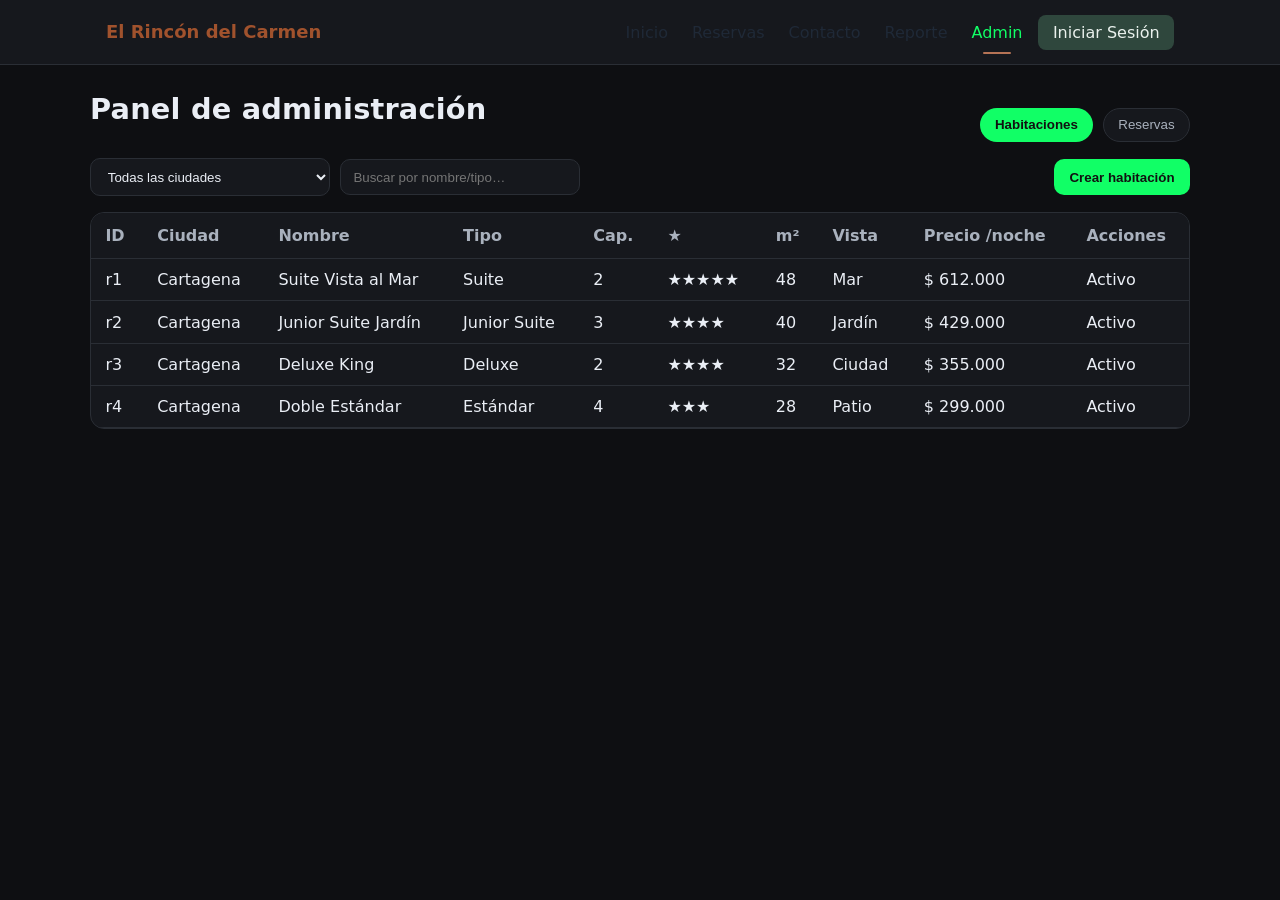
<file: demos/hotel/admin.html>
<!doctype html>
<html lang="es">
<head>
  <meta charset="utf-8"/>
  <meta name="viewport" content="width=device-width, initial-scale=1"/>
  <title>Admin El Rincón del Carmen</title>

  <link rel="stylesheet" href="css/style.css"/>
  <link rel="stylesheet" href="css/admin.css"/>
  <link href="https://fonts.googleapis.com/css2?family=Playfair+Display:wght@600;800;900&family=Inter:wght@400;600;800;900&display=swap" rel="stylesheet"/>

  <script src="js/app.js" defer></script>
  <script src="js/auth.js" defer></script>
  <script src="js/admin.js" defer></script>
  <script src="js/luxe-pass.js" defer></script>
</head>
<body class="admin-body">
  <!-- Header -->
  <header class="site-header site-header--admin">
    <div class="container">
      <a class="brand" href="index.html">El Rincón del Carmen</a>
      <nav class="nav nav--admin">
        <a href="index.html">Inicio</a>
        <a href="reservas.html">Reservas</a>
        <a href="contacto.html">Contacto</a>
        <a href="ocupacion.html">Reporte</a>
        <a href="admin.html" data-active="true">Admin</a>
      </nav>
      <div class="auth">
        <a class="btn btn-login" href="#" id="btnLogin">Iniciar Sesión</a>
      </div>
    </div>
  </header>

  <!-- Contenido -->
  <main class="admin-wrap container">
    <header class="admin-head">
      <h1>Panel de administración</h1>
      <div class="tabs" role="tablist">
        <button class="tab is-active" data-tab="rooms" role="tab" aria-selected="true">Habitaciones</button>
        <button class="tab" data-tab="bookings" role="tab">Reservas</button>
      </div>
    </header>

    <!-- Habitaciones-->
    <section id="tab-rooms" class="admin-tab is-active">
      <div class="bar">
        <div class="filters">
          <select id="fCityRooms" class="adm-select">
            <option value="all">Todas las ciudades</option>
          </select>

          <input
            id="qRooms"
            class="adm-input"
            placeholder="Buscar por nombre/tipo…"
          />
        </div>

        <button id="btnNewRoom" class="adm-btn adm-btn--primary">
          Crear habitación
        </button>
      </div>

      <div class="adm-table-wrap">
        <table class="adm-table" id="roomsTable" aria-label="Habitaciones">
          <thead>
            <tr>
              <th>ID</th>
              <th>Ciudad</th>
              <th>Nombre</th>
              <th>Tipo</th>
              <th>Cap.</th>
              <th>★</th>
              <th>m²</th>
              <th>Vista</th>
              <th>Precio /noche</th>
              <th>Acciones</th>
            </tr>
          </thead>
          <tbody></tbody>
        </table>
      </div>
    </section>

    <!-- Reservas -->
    <section id="tab-bookings" class="admin-tab">
      <div class="bar">
        <div class="filters">
          <select id="fCityBookings" class="adm-select">
            <option value="all">Todas las ciudades</option>
          </select>

          <input
            id="qBookings"
            class="adm-input"
            placeholder="Buscar por huésped/correo…"
          />
        </div>
      </div>

      <div class="adm-table-wrap">
        <table class="adm-table" id="bookingsTable" aria-label="Reservas">
          <thead>
            <tr>
              <th>#</th>
              <th>Habitación</th>
              <th>Ciudad</th>
              <th>Huésped</th>
              <th>Correo</th>
              <th>Entrada</th>
              <th>Salida</th>
              <th>Noches</th>
              <th>Total</th>
              <th>Acciones</th>
            </tr>
          </thead>
          <tbody></tbody>
        </table>
      </div>
    </section>
  </main>
</body>
</html>
</file>
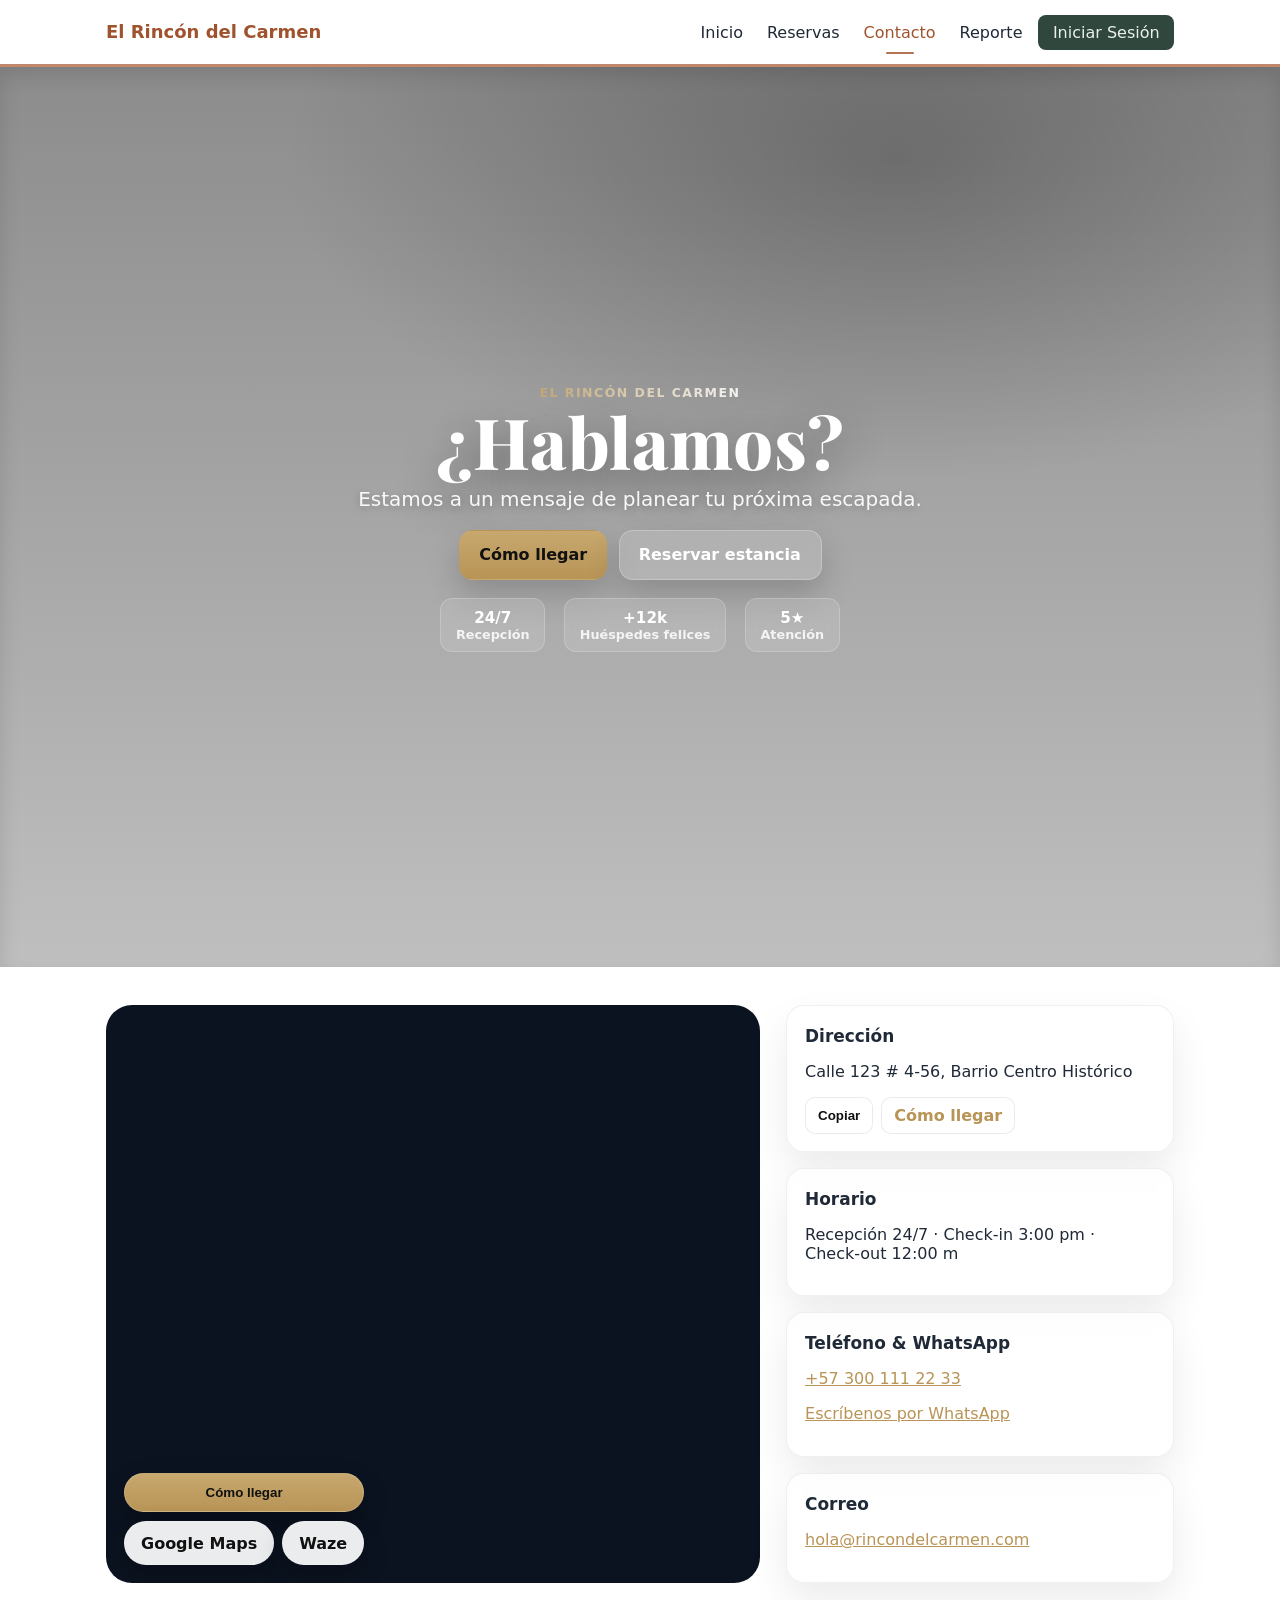
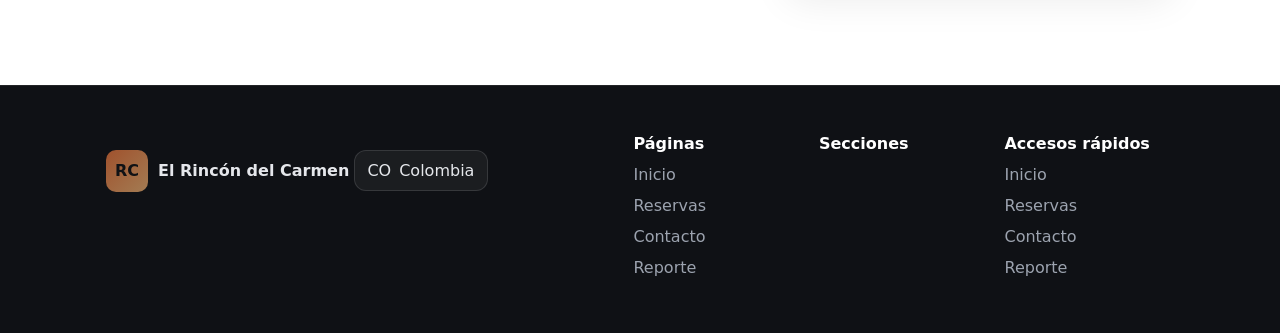
<file: demos/hotel/contacto.html>
<!doctype html>
<html lang="es">
<head>
  <meta charset="utf-8" />
  <meta name="viewport" content="width=device-width, initial-scale=1" />
  <title>Contacto | El Rincón del Carmen</title>

  <link rel="stylesheet" href="css/style.css" />
  <link rel="stylesheet" href="css/contacto.css" />
  <link href="https://fonts.googleapis.com/css2?family=Playfair+Display:wght@600;800;900&family=Inter:wght@400;600;800;900&display=swap" rel="stylesheet">

  <script src="js/app.js" defer></script>
  <script src="js/auth.js" defer></script>
  <script src="js/contacto.js" defer></script>
  <script src="js/luxe-pass.js" defer></script>
</head>
<body>

  <!-- Header -->
  <header class="site-header">
    <div class="container">
      <a class="brand" href="index.html">El Rincón del Carmen</a>
      <button class="nav-toggle" aria-label="Open menu" aria-expanded="false">
        <span></span><span></span><span></span>
      </button>
      <nav class="nav">
        <a href="index.html">Inicio</a>
        <a href="reservas.html">Reservas</a>
        <a href="contacto.html" data-active="true">Contacto</a>
        <a href="ocupacion.html">Reporte</a>
      </nav>
      <div class="auth">
        <a class="btn btn-login" href="#" id="btnLogin">Iniciar Sesión</a>
      </div>
    </div>
  </header>

  <section class="hero hero--contacto" aria-label="Contáctanos">
    <div class="hero-inner" data-reveal>
      <span class="hero-eyebrow">El Rincón del Carmen</span>
      <h1 class="hero-title">¿Hablamos?</h1>
      <p class="hero-subtitle">Estamos a un mensaje de planear tu próxima escapada.</p>

      <div class="hero-ctas">
        <a href="#mapa" class="btn-hero btn-hero--primary">Cómo llegar</a>
        <a href="reservas.html" class="btn-hero btn-hero--ghost">Reservar estancia</a>
      </div>

      <div class="hero-stats">
        <div class="stat"><strong>24/7</strong><span>Recepción</span></div>
        <div class="stat"><strong>+12k</strong><span>Huéspedes felices</span></div>
        <div class="stat"><strong>5★</strong><span>Atención</span></div>
      </div>
    </div>
  </section>

  <!-- Mapa + tarjetas -->
  <section class="contact-wrap">
    <div class="container contact-grid">

      <!-- Mapa con iframe -->
      <div class="map-card" id="mapa" data-reveal>
        <iframe
          id="gmap"
          class="gmap"
          src="https://www.google.com/maps?q=10.3910,-75.4794&z=15&output=embed"
          width="100%"
          height="440"
          style="border:0;"
          loading="lazy"
          referrerpolicy="no-referrer-when-downgrade"
          aria-label="Mapa de ubicación">
        </iframe>

        <div class="map-controls">
          <button id="btnDirections" class="mc-btn" type="button">Cómo llegar</button>
          <div class="mc-row">
            <a id="gmapsLink" class="mc-chip" target="_blank" rel="noopener">Google Maps</a>
            <a id="wazeLink" class="mc-chip" target="_blank" rel="noopener">Waze</a>
          </div>
        </div>
      </div>

      <!-- Cómo encontrarnos -->
      <aside class="info-cards" data-reveal>
        <article class="info-card">
          <h3>Dirección</h3>
          <p id="addrTxt">Calle 123 # 4-56, Barrio Centro Histórico</p>
          <div class="ic-actions">
            <button class="ic-btn" data-copy="#addrTxt">Copiar</button>
            <a class="ic-btn" id="icHowTo" target="_blank" rel="noopener">Cómo llegar</a>
          </div>
        </article>

        <article class="info-card">
          <h3>Horario</h3>
          <p>Recepción 24/7 · Check-in 3:00 pm · Check-out 12:00 m</p>
        </article>

        <article class="info-card">
          <h3>Teléfono &amp; WhatsApp</h3>
          <p><a id="telLink" href="tel:+573001112233">+57 300 111 22 33</a></p>
          <p><a id="waLink" href="https://wa.me/573001112233" target="_blank" rel="noopener">Escríbenos por WhatsApp</a></p>
        </article>

        <article class="info-card">
          <h3>Correo</h3>
          <p><a id="mailLink" href="mailto:hola@rincondelcarmen.com">hola@rincondelcarmen.com</a></p>
        </article>
      </aside>

    </div>
  </section>

  <!-- MODAL LOGIN -->
  <div class="luxe-auth" id="luxeAuth" aria-hidden="true">
    <div class="luxe-auth__overlay" data-close></div>

    <section class="luxe-auth__card">
      <aside class="luxe-auth__side">
        <div class="luxe-auth__brand">
          <span class="luxe-auth__logo">RC</span>
          <strong>El Rincón del Carmen</strong>
        </div>
        <p class="luxe-auth__tag">Hospitalidad de autor</p>
      </aside>

      <div class="luxe-auth__panel">
        <header class="luxe-auth__head">
          <h2 id="luxeAuthTitle">
            <span class="state-login">Iniciar sesión</span>
            <span class="state-register">Crear cuenta</span>
          </h2>
          <button type="button" data-close>×</button>
        </header>

        <!-- LOGIN -->
        <form id="luxeLogin" class="luxe-form state-login" novalidate>
          <label class="luxe-field">
            <span>Correo electrónico</span>
            <input type="email" name="email" placeholder="tucorreo@dominio.com" required>
          </label>

          <label class="luxe-field">
            <span>Contraseña</span>
            <div class="luxe-pass">
              <input type="password" name="password" placeholder="••••••••" required>
              <button class="luxe-eye" type="button" aria-label="Mostrar contraseña">
                <span>👁️</span>
              </button>
            </div>
          </label>

          <div class="luxe-row">
            <label class="luxe-check">
              <input type="checkbox" name="remember">
              <span>Recordarme</span>
            </label>
            <a href="#" class="luxe-link" id="luxeForgot">¿Olvidaste tu contraseña?</a>
          </div>

          <button class="luxe-btn luxe-btn--primary" type="submit">Entrar</button>

          <p class="luxe-swap">
            ¿No tienes cuenta?
            <button type="button" id="goRegister" class="luxe-link-btn">Crear cuenta</button>
          </p>

          <p class="luxe-msg" id="luxeLoginMsg"></p>
        </form>

        <!-- REGISTRO -->
        <form id="luxeRegister" class="luxe-form state-register" novalidate>
          <label class="luxe-field">
            <span>Nombre</span>
            <input type="text" name="name" required>
          </label>

          <label class="luxe-field">
            <span>Correo electrónico</span>
            <input type="email" name="email" required>
          </label>

          <label class="luxe-field">
            <span>Contraseña</span>
            <div class="luxe-pass">
              <input type="password" name="password" minlength="6" required>
              <button class="luxe-eye" type="button" aria-label="Mostrar contraseña">👁</button>
            </div>
          </label>

          <label class="luxe-check">
            <input type="checkbox" name="terms" required>
            <span>Acepto términos</span>
          </label>

          <button class="luxe-btn luxe-btn--primary" type="submit">Registrarme</button>

          <p class="luxe-swap">
            ¿Ya tienes cuenta?
            <button type="button" id="goLogin" class="luxe-link-btn">Iniciar sesión</button>
          </p>

          <p class="luxe-msg" id="luxeRegMsg"></p>
        </form>
      </div>
    </section>
  </div>

  <!-- FOOTER -->
  <footer class="luxe-footer">
    <div class="container footer-grid">
      <div class="footer-brand">
        <a class="brand-foot" href="index.html" aria-label="Ir al inicio">
          <span class="logo-foot">RC</span>
          <strong>El Rincón del Carmen</strong>
        </a>
        <label class="country-select" aria-label="Seleccionar país">
          <span class="flag">CO</span>
          <select id="countrySelect">
            <option value="CO" selected>Colombia</option>
          </select>
        </label>
      </div>

      <nav class="footer-cols" aria-label="Mapa del sitio">
        <div class="col">
          <h4>Páginas</h4>
          <ul id="footPages" class="foot-list"></ul>
        </div>
        <div class="col">
          <h4>Secciones</h4>
          <ul id="footSections" class="foot-list"></ul>
        </div>
        <div class="col">
          <h4>Accesos rápidos</h4>
          <ul id="footQuick" class="foot-list"></ul>
        </div>
      </nav>
    </div>
  </footer>
</body>
</html>
</file>
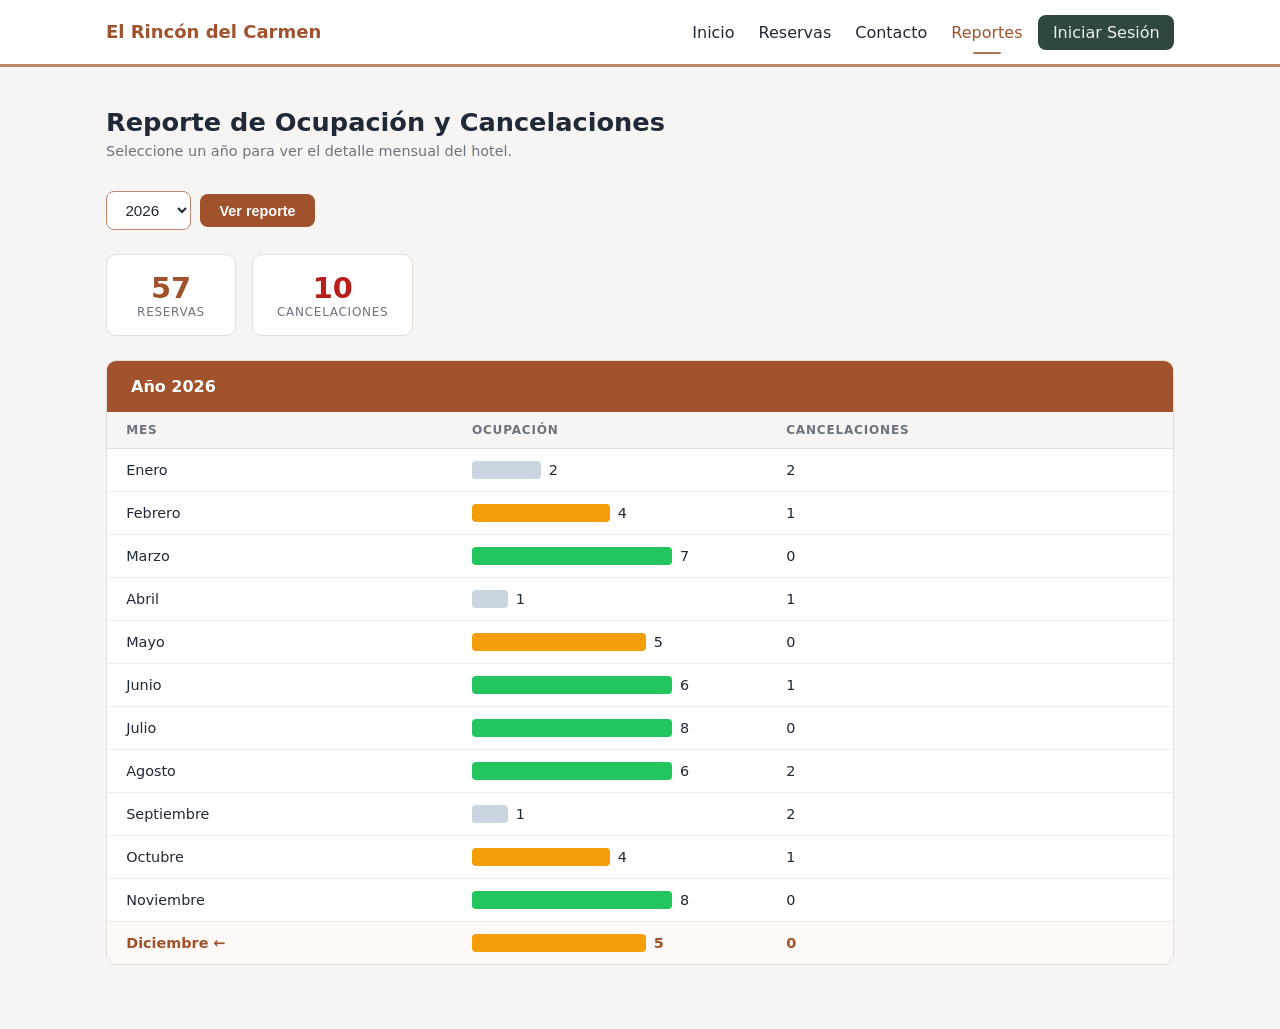
<file: demos/hotel/ocupacion.html>
<!DOCTYPE html>
<html lang="es">
<head>
  <meta charset="UTF-8" />
  <meta name="viewport" content="width=device-width, initial-scale=1.0" />
  <title>Reporte de Ocupación · El Rincón del Carmen</title>
  <link rel="stylesheet" href="css/style.css" />
  <link rel="stylesheet" href="css/ocupaciones.css" />
  <script src="js/app.js" defer></script>
  <script src="js/auth.js?v=3" defer></script>
  <script src="js/luxe-pass.js" defer></script>
  <script src="js/ocupacion.js" defer></script>
</head>
<body>

<header class="site-header">
  <div class="container">
    <a class="brand" href="index.html">El Rincón del Carmen</a>
    <button class="nav-toggle" aria-label="Abrir menú" aria-expanded="false">
      <span></span><span></span><span></span>
    </button>
    <nav class="nav">
      <a href="index.html">Inicio</a>
      <a href="reservas.html">Reservas</a>
      <a href="contacto.html">Contacto</a>
      <a href="ocupacion.html" data-active="true">Reportes</a>
    </nav>
    <div class="auth">
      <a class="btn btn-login" href="#" id="btnLogin">Iniciar Sesión</a>
    </div>
  </div>
</header>

<main class="reporte-page">
  <div class="container">
    <h1>Reporte de Ocupación y Cancelaciones</h1>
    <p class="sub">Seleccione un año para ver el detalle mensual del hotel.</p>

    <div class="filtro">
      <select id="selectAnio"></select>
      <button id="btnBuscar" type="button">Ver reporte</button>
    </div>

    <div class="resumen">
      <div class="res-card">
        <div class="num" id="totalOc">—</div>
        <div class="lbl">Reservas</div>
      </div>
      <div class="res-card can">
        <div class="num" id="totalCan">—</div>
        <div class="lbl">Cancelaciones</div>
      </div>
    </div>

    <div id="tabla" hidden>
      <h2 id="yearTitle"></h2>
      <table>
        <thead>
          <tr>
            <th>Mes</th>
            <th>Ocupación</th>
            <th>Cancelaciones</th>
          </tr>
        </thead>
        <tbody id="tbody"></tbody>
      </table>
    </div>
  </div>
</main>

</body>
</html>
</file>
<file: css/main.css>
/* ===== VARIABLES & RESET ===== */
*, *::before, *::after {
  margin: 0;
  padding: 0;
  box-sizing: border-box;
}

:root {
  --bg: #05050b;
  --bg2: rgba(14, 14, 26, 0.76);
  --bg3: rgba(25, 24, 46, 0.85);
  --surface-hover: rgba(38, 35, 68, 0.92);
  --purple: #7c3aed;
  --purple-light: #a78bfa;
  --cyan: #38bdf8;
  --emerald: #10b981;
  --purple-glow: rgba(124, 58, 237, 0.36);
  --cyan-glow: rgba(56, 189, 248, 0.25);
  --white: #f4f4f8;
  --gray: #9ca3af;
  --gray2: #27273a;
  --border: rgba(167, 139, 250, 0.18);
  --border-strong: rgba(167, 139, 250, 0.44);
  --font-display: 'Space Grotesk', sans-serif;
  --font-body: 'Plus Jakarta Sans', 'Space Grotesk', sans-serif;
  --font-mono: 'Space Mono', monospace;
  --transition: 0.28s cubic-bezier(0.16, 1, 0.3, 1);
  --shadow-card: 0 14px 40px -10px rgba(0, 0, 0, 0.65);
}

[data-theme="light"] {
  --bg: #f6f5ff;
  --bg2: rgba(255, 255, 255, 0.88);
  --bg3: rgba(237, 233, 254, 0.85);
  --surface-hover: rgba(221, 214, 254, 0.92);
  --purple: #6d28d9;
  --purple-light: #6d28d9;
  --cyan: #0284c7;
  --white: #131129;
  --gray: #4b5563;
  --gray2: #ddd6fe;
  --border: rgba(109, 40, 217, 0.18);
  --border-strong: rgba(109, 40, 217, 0.4);
  --shadow-card: 0 12px 32px -8px rgba(109, 40, 217, 0.12);
}

html {
  scroll-behavior: smooth;
}

body {
  background: var(--bg);
  color: var(--white);
  font-family: var(--font-body);
  overflow-x: hidden;
  transition: background 0.35s ease, color 0.35s ease;
  line-height: 1.6;
}

/* ===== SCROLL PROGRESS INDICATOR ===== */
#progress {
  position: fixed;
  left: 0;
  top: 0;
  width: 100%;
  height: 3px;
  z-index: 10000;
  background: linear-gradient(90deg, var(--purple), var(--cyan), var(--purple-light));
  transform-origin: 0 50%;
  transform: scaleX(0);
  pointer-events: none;
}

@media (prefers-reduced-motion: no-preference) {
  @supports ((animation-timeline: scroll())) {
    @keyframes grow-progress {
      from { transform: scaleX(0); }
      to { transform: scaleX(1); }
    }

    #progress {
      animation: grow-progress auto linear;
      animation-timeline: scroll();
    }
  }
}

/* ===== "BOOM" MULTI-LAYER CYBER GRID & AURORA STAGE ===== */
.bg-stage {
  position: fixed;
  inset: 0;
  z-index: 0;
  pointer-events: none;
  overflow: hidden;
}

.cyber-grid-bg {
  position: absolute;
  inset: -10%;
  background-image:
    linear-gradient(to right, rgba(167, 139, 250, 0.065) 1px, transparent 1px),
    linear-gradient(to bottom, rgba(56, 189, 248, 0.055) 1px, transparent 1px);
  background-size: 56px 56px;
  mask-image: radial-gradient(ellipse 85% 75% at 50% 35%, #000 35%, transparent 100%);
  -webkit-mask-image: radial-gradient(ellipse 85% 75% at 50% 35%, #000 35%, transparent 100%);
  animation: grid-drift 28s linear infinite;
}
[data-theme="light"] .cyber-grid-bg {
  background-image:
    linear-gradient(to right, rgba(109, 40, 217, 0.07) 1px, transparent 1px),
    linear-gradient(to bottom, rgba(2, 132, 199, 0.06) 1px, transparent 1px);
}

@keyframes grid-drift {
  0% { transform: translate3d(0, 0, 0); }
  100% { transform: translate3d(56px, 56px, 0); }
}

.aurora-beam {
  position: absolute;
  border-radius: 50%;
  filter: blur(115px);
  opacity: 0.45;
  mix-blend-mode: screen;
}
[data-theme="light"] .aurora-beam {
  opacity: 0.22;
  mix-blend-mode: multiply;
}

.beam-1 {
  width: 680px;
  height: 440px;
  background: radial-gradient(circle, rgba(124, 58, 237, 0.65), rgba(56, 189, 248, 0.2), transparent 70%);
  top: -140px;
  left: -100px;
  animation: aurora-move-1 18s ease-in-out infinite alternate;
}
.beam-2 {
  width: 620px;
  height: 520px;
  background: radial-gradient(circle, rgba(56, 189, 248, 0.5), rgba(167, 139, 250, 0.2), transparent 70%);
  top: 28%;
  right: -160px;
  animation: aurora-move-2 22s ease-in-out infinite alternate;
}
.beam-3 {
  width: 720px;
  height: 420px;
  background: radial-gradient(circle, rgba(139, 92, 246, 0.45), rgba(16, 185, 129, 0.18), transparent 70%);
  bottom: -160px;
  left: 18%;
  animation: aurora-move-1 25s ease-in-out infinite alternate-reverse;
}

@keyframes aurora-move-1 {
  0% { transform: translate(0, 0) rotate(0deg) scale(1); }
  100% { transform: translate(90px, 60px) rotate(12deg) scale(1.14); }
}
@keyframes aurora-move-2 {
  0% { transform: translate(0, 0) rotate(0deg) scale(1); }
  100% { transform: translate(-100px, -70px) rotate(-14deg) scale(1.18); }
}

.bg-vignette {
  position: absolute;
  inset: 0;
  background: radial-gradient(circle at 50% 50%, transparent 55%, rgba(5, 5, 11, 0.72) 100%);
}
[data-theme="light"] .bg-vignette {
  background: radial-gradient(circle at 50% 50%, transparent 65%, rgba(237, 233, 254, 0.5) 100%);
}

#particles {
  position: fixed;
  top: 0;
  left: 0;
  width: 100%;
  height: 100%;
  z-index: 0;
  pointer-events: none;
}

/* ===== LOADER ===== */
#loader {
  position: fixed;
  inset: 0;
  z-index: 9999;
  background: #05050b;
  display: flex;
  flex-direction: column;
  align-items: center;
  justify-content: center;
  gap: 1.25rem;
  transition: opacity 0.45s ease, visibility 0.45s ease;
}
#loader.hidden {
  opacity: 0;
  visibility: hidden;
  pointer-events: none;
}
.loader-logo {
  font-family: var(--font-display);
  font-size: 2.2rem;
  font-weight: 700;
  color: #f4f4f8;
  letter-spacing: -0.02em;
}
.loader-logo span {
  color: #a78bfa;
}
.loader-bar-wrap {
  width: 220px;
  height: 3px;
  background: #1a1a2e;
  border-radius: 99px;
  overflow: hidden;
}
.loader-bar {
  height: 100%;
  background: linear-gradient(90deg, #7c3aed, #38bdf8, #a78bfa);
  border-radius: 99px;
  animation: load 0.9s cubic-bezier(0.22, 1, 0.36, 1) forwards;
}
@keyframes load {
  from { width: 0; }
  to { width: 100%; }
}
.loader-text {
  font-family: var(--font-mono);
  font-size: 0.75rem;
  color: #9ca3af;
  letter-spacing: 0.08em;
}

/* ===== NAVBAR ===== */
nav {
  position: fixed;
  top: 1rem;
  left: 50%;
  transform: translateX(-50%);
  width: min(1120px, calc(100% - 2rem));
  z-index: 100;
  display: flex;
  justify-content: space-between;
  align-items: center;
  padding: 0.8rem 1.5rem;
  background: rgba(9, 9, 18, 0.78);
  backdrop-filter: blur(20px);
  -webkit-backdrop-filter: blur(20px);
  border: 1px solid var(--border);
  border-radius: 16px;
  box-shadow: 0 8px 32px rgba(0, 0, 0, 0.45);
  transition: all 0.3s ease;
}
[data-theme="light"] nav {
  background: rgba(255, 255, 255, 0.85);
  box-shadow: 0 8px 28px rgba(109, 40, 217, 0.08);
}

.nav-logo {
  font-family: var(--font-mono);
  font-size: 1.05rem;
  font-weight: 700;
  color: var(--white);
  text-decoration: none;
  letter-spacing: -0.02em;
}
.logo-bracket {
  color: var(--purple-light);
}
.logo-dot {
  color: var(--cyan);
}

.nav-links {
  display: flex;
  gap: 1.4rem;
  list-style: none;
  align-items: center;
}
.nav-links a {
  color: var(--gray);
  text-decoration: none;
  font-size: 0.88rem;
  font-weight: 600;
  padding: 0.35rem 0.65rem;
  border-radius: 8px;
  transition: all var(--transition);
}
.nav-links a:hover,
.nav-links a.active {
  color: var(--white);
  background: rgba(124, 58, 237, 0.18);
}

.nav-controls {
  display: flex;
  align-items: center;
  gap: 0.55rem;
}
.nav-cv-btn {
  display: inline-flex;
  align-items: center;
  gap: 0.38rem;
  padding: 0.45rem 0.9rem;
  border-radius: 10px;
  background: linear-gradient(135deg, var(--purple), #5b21b6);
  color: #fff;
  font-family: var(--font-mono);
  font-size: 0.76rem;
  font-weight: 700;
  text-decoration: none;
  transition: all var(--transition);
  box-shadow: 0 0 16px var(--purple-glow);
}
.nav-cv-btn:hover {
  transform: translateY(-1px);
  box-shadow: 0 0 24px rgba(124, 58, 237, 0.55);
}

.ctrl-btn {
  width: 36px;
  height: 36px;
  border-radius: 10px;
  border: 1px solid var(--border);
  background: var(--bg2);
  color: var(--white);
  cursor: pointer;
  font-size: 0.8rem;
  font-family: var(--font-mono);
  font-weight: 700;
  display: flex;
  align-items: center;
  justify-content: center;
  transition: all var(--transition);
}
.ctrl-btn:hover {
  border-color: var(--purple);
  color: var(--purple-light);
  transform: translateY(-1px);
}
.mobile-menu-btn {
  display: none;
}

/* ===== SECTIONS ===== */
section {
  position: relative;
  z-index: 1;
  padding: 6.5rem 2rem;
  max-width: 1140px;
  margin: 0 auto;
}
.divider {
  position: relative;
  z-index: 1;
  width: min(1100px, 92%);
  margin: 0 auto;
  height: 1px;
  background: linear-gradient(90deg, transparent, var(--border-strong), transparent);
}

/* ===== SECTION HEADINGS ===== */
.section-label {
  font-family: var(--font-mono);
  font-size: 0.76rem;
  font-weight: 700;
  color: var(--purple-light);
  letter-spacing: 0.14em;
  text-transform: uppercase;
  margin-bottom: 0.65rem;
  display: inline-flex;
  align-items: center;
  gap: 0.65rem;
  padding: 0.3rem 0.85rem;
  background: rgba(124, 58, 237, 0.14);
  border: 1px solid var(--border);
  border-radius: 99px;
}
.section-title {
  font-family: var(--font-display);
  font-size: clamp(2rem, 3.6vw, 2.75rem);
  font-weight: 700;
  letter-spacing: -0.025em;
  margin-bottom: 0.85rem;
  color: var(--white);
}
.section-subtitle {
  color: var(--gray);
  font-size: 1rem;
  max-width: 660px;
  margin-bottom: 2.5rem;
}

/* ===== BUTTONS ===== */
.btn-primary {
  padding: 0.9rem 1.75rem;
  background: linear-gradient(135deg, var(--purple), #5b21b6);
  color: #fff;
  border: 1px solid rgba(255, 255, 255, 0.14);
  border-radius: 12px;
  font-family: var(--font-display);
  font-size: 0.95rem;
  font-weight: 600;
  cursor: pointer;
  text-decoration: none;
  transition: all var(--transition);
  box-shadow: 0 8px 24px var(--purple-glow);
  display: inline-flex;
  align-items: center;
  gap: 0.55rem;
}
.btn-primary:hover {
  transform: translateY(-2px);
  box-shadow: 0 12px 32px rgba(124, 58, 237, 0.55);
}
.btn-arrow {
  transition: transform 0.25s ease;
}
.btn-primary:hover .btn-arrow {
  transform: translateX(4px);
}

.btn-secondary {
  padding: 0.9rem 1.65rem;
  background: var(--bg2);
  backdrop-filter: blur(12px);
  color: var(--white);
  border: 1px solid var(--border-strong);
  border-radius: 12px;
  font-family: var(--font-display);
  font-size: 0.95rem;
  font-weight: 600;
  cursor: pointer;
  text-decoration: none;
  transition: all var(--transition);
  display: inline-flex;
  align-items: center;
  gap: 0.5rem;
}
.btn-secondary:hover {
  border-color: var(--purple);
  background: var(--bg3);
  transform: translateY(-2px);
  box-shadow: 0 8px 24px var(--purple-glow);
}

.btn-ghost {
  padding: 0.9rem 1.4rem;
  background: rgba(16, 185, 129, 0.1);
  color: #34d399;
  border: 1px solid rgba(16, 185, 129, 0.3);
  border-radius: 12px;
  font-family: var(--font-display);
  font-size: 0.95rem;
  font-weight: 600;
  text-decoration: none;
  transition: all var(--transition);
  display: inline-flex;
  align-items: center;
  gap: 0.48rem;
}
[data-theme="light"] .btn-ghost {
  color: #059669;
  background: rgba(16, 185, 129, 0.12);
}
.btn-ghost:hover {
  background: rgba(16, 185, 129, 0.2);
  transform: translateY(-2px);
}

/* ===== REVEAL ANIMATION ===== */
.reveal {
  opacity: 0;
  transform: translateY(24px);
  transition: opacity 0.65s ease, transform 0.65s ease;
}
.reveal.visible {
  opacity: 1;
  transform: translateY(0);
}

/* ===== 01 — BENTO ABOUT SECTION (NO SECOND PHOTO) ===== */
.bento-about {
  display: grid;
  grid-template-columns: 1.55fr 1fr;
  gap: 1.25rem;
  margin-bottom: 1.25rem;
  margin-top: 2rem;
}

.bento-card {
  background: var(--bg2);
  backdrop-filter: blur(18px);
  -webkit-backdrop-filter: blur(18px);
  border: 1px solid var(--border);
  border-radius: 20px;
  padding: 1.85rem;
  box-shadow: var(--shadow-card);
  transition: border-color var(--transition), transform var(--transition);
}
.bento-card:hover {
  border-color: var(--border-strong);
}

.bio-header-clean {
  display: flex;
  align-items: center;
  justify-content: space-between;
  flex-wrap: wrap;
  gap: 1rem;
  padding-bottom: 1.25rem;
  margin-bottom: 1.25rem;
  border-bottom: 1px solid var(--border);
}

.bio-badge-icon {
  width: 50px;
  height: 50px;
  border-radius: 14px;
  background: linear-gradient(135deg, rgba(124, 58, 237, 0.28), rgba(56, 189, 248, 0.18));
  border: 1px solid var(--border-strong);
  color: var(--purple-light);
  display: flex;
  align-items: center;
  justify-content: center;
  flex-shrink: 0;
}

.bio-title-wrap {
  flex: 1;
  min-width: 220px;
}

.about-fullname {
  font-family: var(--font-display);
  font-size: 1.35rem;
  font-weight: 700;
  color: var(--white);
  margin-bottom: 0.2rem;
}
.about-subrole {
  font-family: var(--font-mono);
  font-size: 0.78rem;
  color: var(--gray);
}
.perfil-disponible {
  color: var(--emerald);
  font-weight: 700;
}
.bio-social-pills {
  display: flex;
  flex-wrap: wrap;
  gap: 0.5rem;
}
.social-pill {
  display: inline-flex;
  align-items: center;
  gap: 0.45rem;
  padding: 0.38rem 0.85rem;
  border-radius: 99px;
  background: var(--bg3);
  border: 1px solid var(--border);
  color: var(--purple-light);
  font-family: var(--font-mono);
  font-size: 0.74rem;
  text-decoration: none;
  transition: all var(--transition);
}
.social-pill:hover {
  border-color: var(--purple);
  color: var(--white);
  transform: translateY(-1px);
}

.bio-paragraphs {
  display: flex;
  flex-direction: column;
  gap: 0.85rem;
}
.bio-paragraphs p {
  color: var(--gray);
  font-size: 0.95rem;
  line-height: 1.75;
}
.bio-paragraphs strong {
  color: var(--white);
  font-weight: 600;
}

.about-stats-row {
  display: grid;
  grid-template-columns: repeat(4, 1fr);
  gap: 1rem;
  border-top: 1px solid var(--border);
  padding-top: 1.35rem;
  margin-top: 1.35rem;
}
.about-stat {
  display: flex;
  flex-direction: column;
  gap: 0.2rem;
}
.about-stat span:first-child {
  font-size: 1.45rem;
  font-weight: 700;
  background: linear-gradient(135deg, var(--purple-light), var(--cyan));
  -webkit-background-clip: text;
  -webkit-text-fill-color: transparent;
  background-clip: text;
  font-family: var(--font-mono);
}
.about-stat span:last-child {
  font-size: 0.76rem;
  color: var(--gray);
}

.bento-side {
  display: flex;
  flex-direction: column;
  gap: 1.25rem;
}
.perfil-competencias-card {
  flex: 1;
}
.perfil-info-label {
  font-family: var(--font-mono);
  font-size: 0.72rem;
  font-weight: 700;
  color: var(--purple-light);
  letter-spacing: 0.1em;
  margin-bottom: 0.65rem;
  display: inline-flex;
  align-items: center;
  gap: 0.45rem;
}
.perfil-competencias {
  display: flex;
  flex-wrap: wrap;
  gap: 0.55rem;
  margin-top: 0.75rem;
}
.comp-tag {
  padding: 0.42rem 0.9rem;
  background: var(--bg3);
  border: 1px solid var(--border);
  border-radius: 99px;
  font-size: 0.78rem;
  color: var(--white);
  font-family: var(--font-mono);
  transition: all var(--transition);
}
.comp-tag:hover {
  border-color: var(--purple);
  color: var(--purple-light);
  transform: translateY(-2px);
}

.perfil-cv-card {
  display: flex;
  align-items: center;
  justify-content: space-between;
  text-decoration: none;
  background: linear-gradient(135deg, rgba(124, 58, 237, 0.2), rgba(56, 189, 248, 0.1));
  border: 1px solid var(--border-strong);
  cursor: pointer;
}
.perfil-cv-card:hover {
  transform: translateY(-3px);
  box-shadow: 0 12px 32px var(--purple-glow);
}
.perfil-cv-left {
  display: flex;
  align-items: center;
  gap: 1rem;
}
.perfil-cv-icon {
  width: 48px;
  height: 48px;
  border-radius: 14px;
  background: linear-gradient(135deg, var(--purple), #4c1d95);
  color: #fff;
  display: flex;
  align-items: center;
  justify-content: center;
  flex-shrink: 0;
}
.perfil-cv-text {
  font-family: var(--font-display);
  font-size: 1rem;
  color: var(--white);
  font-weight: 700;
}
.perfil-cv-sub {
  font-size: 0.78rem;
  color: var(--gray);
  margin-top: 0.15rem;
}

.about-cards-row {
  display: grid;
  grid-template-columns: repeat(4, 1fr);
  gap: 1rem;
  margin-bottom: 1.25rem;
}
.perfil-info-card {
  background: var(--bg2);
  backdrop-filter: blur(12px);
  border: 1px solid var(--border);
  border-radius: 16px;
  padding: 1.2rem 1.35rem;
  transition: all var(--transition);
}
.perfil-info-card:hover {
  border-color: var(--purple);
  transform: translateY(-3px);
  box-shadow: 0 8px 24px var(--purple-glow);
}
.perfil-info-value {
  font-size: 0.94rem;
  font-weight: 600;
  color: var(--white);
  margin-top: 0.2rem;
}

.perfil-intereses-grid {
  display: grid;
  grid-template-columns: repeat(3, 1fr);
  gap: 0.85rem;
  margin-top: 0.85rem;
}
.interes-item {
  display: flex;
  align-items: center;
  gap: 0.85rem;
  padding: 0.9rem 1rem;
  background: var(--bg3);
  border-radius: 14px;
  border: 1px solid var(--border);
  transition: all var(--transition);
}
.interes-item:hover {
  border-color: var(--purple);
  transform: translateY(-2px);
}
.interes-svg {
  width: 40px;
  height: 40px;
  border-radius: 10px;
  background: rgba(124, 58, 237, 0.15);
  border: 1px solid var(--border);
  color: var(--purple-light);
  display: flex;
  align-items: center;
  justify-content: center;
  flex-shrink: 0;
}
.interes-name {
  font-size: 0.92rem;
  font-weight: 700;
  color: var(--white);
}
.interes-sub {
  font-size: 0.75rem;
  color: var(--gray);
  font-family: var(--font-mono);
}

/* ===== 02 — SERVICES ("QUÉ OFREZCO") ===== */
.services-grid {
  display: grid;
  grid-template-columns: repeat(2, 1fr);
  gap: 1.35rem;
}
.service-card {
  background: var(--bg2);
  backdrop-filter: blur(16px);
  border: 1px solid var(--border);
  border-radius: 20px;
  padding: 2rem;
  display: flex;
  flex-direction: column;
  gap: 0.9rem;
  transition: all var(--transition);
  position: relative;
  overflow: hidden;
}
.service-card::before {
  content: '';
  position: absolute;
  top: 0;
  left: 0;
  right: 0;
  height: 3px;
  background: linear-gradient(90deg, var(--purple), var(--cyan));
  opacity: 0;
  transition: opacity var(--transition);
}
.service-card:hover {
  border-color: var(--purple);
  transform: translateY(-5px);
  box-shadow: 0 16px 36px var(--purple-glow);
}
.service-card:hover::before {
  opacity: 1;
}
.service-icon-wrap {
  width: 52px;
  height: 52px;
  border-radius: 14px;
  background: linear-gradient(135deg, rgba(124, 58, 237, 0.25), rgba(56, 189, 248, 0.15));
  border: 1px solid var(--border-strong);
  color: var(--cyan);
  display: flex;
  align-items: center;
  justify-content: center;
}
.service-title {
  font-family: var(--font-display);
  font-size: 1.2rem;
  font-weight: 700;
  color: var(--white);
}
.service-desc {
  color: var(--gray);
  font-size: 0.92rem;
  line-height: 1.7;
  flex: 1;
}
.service-tags {
  display: flex;
  flex-wrap: wrap;
  gap: 0.45rem;
  margin-top: 0.4rem;
}
.service-tags span {
  padding: 0.24rem 0.7rem;
  border-radius: 99px;
  background: var(--bg3);
  border: 1px solid var(--border);
  font-family: var(--font-mono);
  font-size: 0.72rem;
  color: var(--purple-light);
}

/* ===== 03 — INTERACTIVE TECH STACK ECOSYSTEM ===== */
.stack-interactive-layout {
  display: grid;
  grid-template-columns: 1.35fr 1fr;
  gap: 1.5rem;
  align-items: stretch;
}

.stack-cards-grid {
  display: grid;
  grid-template-columns: repeat(2, 1fr);
  gap: 0.95rem;
}

.stack-spot-card {
  position: relative;
  text-align: left;
  background: var(--bg2);
  backdrop-filter: blur(16px);
  border: 1px solid var(--border);
  border-radius: 16px;
  padding: 1.2rem 1.3rem;
  cursor: pointer;
  display: flex;
  flex-direction: column;
  gap: 0.65rem;
  overflow: hidden;
  transition: all var(--transition);
  color: var(--white);
  font-family: var(--font-body);
}

.stack-spot-card::before {
  content: '';
  position: absolute;
  inset: 0;
  background: radial-gradient(
    280px circle at var(--mouse-x, 50%) var(--mouse-y, 50%),
    rgba(124, 58, 237, 0.22),
    transparent 70%
  );
  opacity: 0;
  transition: opacity 0.25s ease;
  pointer-events: none;
}

.stack-spot-card:hover::before,
.stack-spot-card.active::before {
  opacity: 1;
}

.stack-spot-card:hover,
.stack-spot-card.active {
  border-color: var(--purple);
  transform: translateY(-3px);
  box-shadow: 0 12px 30px var(--purple-glow);
}

.stack-spot-card.active {
  background: linear-gradient(135deg, rgba(124, 58, 237, 0.18), rgba(56, 189, 248, 0.08));
  border-color: var(--cyan);
}

.stack-card-top {
  display: flex;
  align-items: center;
  justify-content: space-between;
  gap: 0.5rem;
  position: relative;
  z-index: 1;
}

.stack-svg-wrap {
  width: 42px;
  height: 42px;
  border-radius: 12px;
  background: linear-gradient(135deg, var(--purple), #4c1d95);
  color: #fff;
  display: flex;
  align-items: center;
  justify-content: center;
  box-shadow: 0 4px 14px var(--purple-glow);
}
.stack-spot-card.active .stack-svg-wrap {
  background: linear-gradient(135deg, var(--cyan), var(--purple));
}

.stack-cat-pill {
  font-family: var(--font-mono);
  font-size: 0.66rem;
  padding: 0.2rem 0.6rem;
  border-radius: 99px;
  background: var(--bg3);
  border: 1px solid var(--border);
  color: var(--purple-light);
}

.stack-card-name {
  font-family: var(--font-display);
  font-size: 1rem;
  font-weight: 700;
  color: var(--white);
  position: relative;
  z-index: 1;
}

.stack-card-meta {
  display: flex;
  align-items: center;
  gap: 0.45rem;
  font-family: var(--font-mono);
  font-size: 0.72rem;
  color: var(--gray);
  position: relative;
  z-index: 1;
}

.stack-level-dot {
  width: 7px;
  height: 7px;
  border-radius: 50%;
  background: var(--cyan);
  box-shadow: 0 0 8px var(--cyan);
}

/* Interactive Inspector Console */
.stack-inspector {
  background: var(--bg2);
  backdrop-filter: blur(20px);
  border: 1px solid var(--border-strong);
  border-radius: 20px;
  padding: 2rem;
  display: flex;
  flex-direction: column;
  gap: 1.35rem;
  box-shadow: var(--shadow-card);
  position: relative;
  overflow: hidden;
}
.stack-inspector::before {
  content: '';
  position: absolute;
  top: 0;
  left: 0;
  right: 0;
  height: 3px;
  background: linear-gradient(90deg, var(--cyan), var(--purple));
}

.inspector-header {
  display: flex;
  align-items: center;
  gap: 1rem;
}
.inspector-icon-lg {
  width: 56px;
  height: 56px;
  border-radius: 16px;
  background: linear-gradient(135deg, var(--purple), var(--cyan));
  color: #fff;
  display: flex;
  align-items: center;
  justify-content: center;
  flex-shrink: 0;
  box-shadow: 0 8px 24px var(--purple-glow);
}
.inspector-cat {
  font-family: var(--font-mono);
  font-size: 0.74rem;
  color: var(--cyan);
  text-transform: uppercase;
  letter-spacing: 0.08em;
  margin-bottom: 0.2rem;
}
.inspector-title {
  font-family: var(--font-display);
  font-size: 1.35rem;
  font-weight: 700;
  color: var(--white);
}
.inspector-desc {
  color: var(--gray);
  font-size: 0.94rem;
  line-height: 1.75;
}
.inspector-block {
  display: flex;
  flex-direction: column;
  gap: 0.65rem;
}
.inspector-label {
  font-family: var(--font-mono);
  font-size: 0.7rem;
  font-weight: 700;
  color: var(--purple-light);
  letter-spacing: 0.1em;
}
.inspector-tags {
  display: flex;
  flex-wrap: wrap;
  gap: 0.45rem;
}
.inspector-tag {
  padding: 0.32rem 0.78rem;
  border-radius: 99px;
  background: var(--bg3);
  border: 1px solid var(--border);
  font-family: var(--font-mono);
  font-size: 0.74rem;
  color: var(--white);
}
.inspector-projects {
  display: flex;
  flex-direction: column;
  gap: 0.5rem;
}
.inspector-proj-link {
  display: flex;
  align-items: center;
  gap: 0.6rem;
  padding: 0.65rem 0.9rem;
  border-radius: 12px;
  background: rgba(124, 58, 237, 0.12);
  border: 1px solid var(--border);
  color: var(--white);
  text-decoration: none;
  font-size: 0.85rem;
  font-weight: 600;
  transition: all var(--transition);
}
.inspector-proj-link svg:last-child {
  margin-left: auto;
  color: var(--cyan);
}
.inspector-proj-link:hover {
  border-color: var(--cyan);
  background: rgba(56, 189, 248, 0.14);
  transform: translateX(4px);
}

/* Infinite Tech Marquee */
.tech-marquee-wrap {
  margin-top: 2.25rem;
  overflow: hidden;
  padding: 0.85rem 0;
  border-top: 1px solid var(--border);
  border-bottom: 1px solid var(--border);
  mask-image: linear-gradient(90deg, transparent, #000 12%, #000 88%, transparent);
  -webkit-mask-image: linear-gradient(90deg, transparent, #000 12%, #000 88%, transparent);
}
.tech-marquee-track {
  display: flex;
  gap: 1rem;
  width: max-content;
  animation: marquee-scroll 30s linear infinite;
}
.tech-marquee-wrap:hover .tech-marquee-track {
  animation-play-state: paused;
}
@keyframes marquee-scroll {
  from { transform: translateX(0); }
  to { transform: translateX(-50%); }
}
.marquee-pill {
  display: inline-flex;
  align-items: center;
  gap: 0.55rem;
  padding: 0.45rem 1rem;
  border-radius: 99px;
  background: var(--bg2);
  border: 1px solid var(--border);
  font-family: var(--font-mono);
  font-size: 0.78rem;
  color: var(--white);
  white-space: nowrap;
}
.m-dot {
  width: 7px;
  height: 7px;
  border-radius: 50%;
  background: linear-gradient(135deg, var(--purple-light), var(--cyan));
}

/* ===== 05 — EDUCATION & TIMELINE ===== */
.edu-timeline {
  display: flex;
  flex-direction: column;
  position: relative;
  margin-top: 2rem;
}
.edu-timeline::before {
  content: '';
  position: absolute;
  left: 22px;
  top: 8px;
  bottom: 8px;
  width: 2px;
  background: linear-gradient(180deg, var(--purple), var(--cyan), transparent);
}
.edu-item {
  display: flex;
  gap: 1.75rem;
  padding-bottom: 1.75rem;
  position: relative;
}
.edu-dot {
  width: 46px;
  height: 46px;
  border-radius: 50%;
  background: linear-gradient(135deg, var(--purple), #4c1d95);
  border: 2px solid rgba(255, 255, 255, 0.2);
  color: #fff;
  display: flex;
  align-items: center;
  justify-content: center;
  flex-shrink: 0;
  z-index: 1;
  box-shadow: 0 0 20px var(--purple-glow);
}
.edu-content {
  background: var(--bg2);
  backdrop-filter: blur(12px);
  border: 1px solid var(--border);
  border-radius: 16px;
  padding: 1.4rem 1.65rem;
  flex: 1;
  transition: all var(--transition);
}
.edu-content:hover {
  border-color: var(--purple);
  transform: translateX(4px);
  box-shadow: 0 8px 24px var(--purple-glow);
}
.edu-top-row {
  display: flex;
  justify-content: space-between;
  align-items: center;
  flex-wrap: wrap;
  gap: 0.5rem;
  margin-bottom: 0.35rem;
}
.edu-year {
  font-family: var(--font-mono);
  font-size: 0.75rem;
  color: var(--cyan);
  font-weight: 700;
}
.edu-badge {
  font-family: var(--font-mono);
  font-size: 0.7rem;
  padding: 0.18rem 0.65rem;
  border-radius: 99px;
  background: rgba(124, 58, 237, 0.14);
  border: 1px solid var(--border);
  color: var(--purple-light);
}
.edu-title {
  font-family: var(--font-display);
  font-size: 1.08rem;
  font-weight: 700;
  color: var(--white);
  margin-bottom: 0.3rem;
}
.edu-place {
  font-size: 0.9rem;
  color: var(--gray);
  line-height: 1.6;
}

/* ===== 06 — CONTACT ===== */
.contact-grid {
  display: grid;
  grid-template-columns: 1fr 1.1fr;
  gap: 2.5rem;
  align-items: start;
  margin-top: 2rem;
}
.contact-info h3 {
  font-family: var(--font-display);
  font-size: 1.45rem;
  font-weight: 700;
  margin-bottom: 0.85rem;
}
.contact-info p {
  color: var(--gray);
  line-height: 1.75;
  margin-bottom: 1.75rem;
}
.contact-links {
  display: flex;
  flex-direction: column;
  gap: 0.85rem;
}
.contact-link {
  display: flex;
  align-items: center;
  gap: 1rem;
  padding: 1rem 1.25rem;
  background: var(--bg2);
  border: 1px solid var(--border);
  border-radius: 16px;
  color: var(--white);
  text-decoration: none;
  transition: all var(--transition);
}
.contact-link:hover {
  border-color: var(--purple);
  background: var(--bg3);
  transform: translateX(4px);
  box-shadow: 0 8px 24px var(--purple-glow);
}
.contact-link-icon {
  width: 44px;
  height: 44px;
  border-radius: 12px;
  background: linear-gradient(135deg, rgba(124, 58, 237, 0.25), rgba(56, 189, 248, 0.15));
  border: 1px solid var(--border-strong);
  color: var(--purple-light);
  display: flex;
  align-items: center;
  justify-content: center;
  flex-shrink: 0;
}
.contact-link-label {
  font-family: var(--font-mono);
  font-size: 0.72rem;
  color: var(--purple-light);
  text-transform: uppercase;
  letter-spacing: 0.06em;
}
.contact-link-val {
  font-size: 0.92rem;
  font-weight: 600;
  color: var(--white);
  word-break: break-all;
}
.contact-link-arrow {
  margin-left: auto;
  color: var(--gray);
  display: flex;
  align-items: center;
  transition: transform 0.2s ease, color 0.2s ease;
}
.contact-link:hover .contact-link-arrow {
  color: var(--purple-light);
  transform: translate(2px, -2px);
}

.contact-form {
  background: var(--bg2);
  backdrop-filter: blur(16px);
  border: 1px solid var(--border);
  border-radius: 20px;
  padding: 2rem;
  display: flex;
  flex-direction: column;
  gap: 1.1rem;
  box-shadow: var(--shadow-card);
}
.form-header {
  font-family: var(--font-display);
  font-size: 1.15rem;
  font-weight: 700;
  color: var(--white);
  margin-bottom: 0.25rem;
}
.form-group {
  display: flex;
  flex-direction: column;
  gap: 0.45rem;
}
.form-group label {
  font-family: var(--font-mono);
  font-size: 0.74rem;
  font-weight: 700;
  color: var(--gray);
  letter-spacing: 0.06em;
  text-transform: uppercase;
}
.form-group input,
.form-group textarea {
  background: var(--bg3);
  border: 1px solid var(--border);
  border-radius: 12px;
  padding: 0.9rem 1.05rem;
  color: var(--white);
  font-family: var(--font-body);
  font-size: 0.95rem;
  outline: none;
  transition: all var(--transition);
  resize: vertical;
}
.form-group input:focus,
.form-group textarea:focus {
  border-color: var(--purple);
  box-shadow: 0 0 0 3px var(--purple-glow);
}
.form-group textarea {
  min-height: 120px;
}
.form-submit-btn {
  width: 100%;
  justify-content: center;
}
.form-note {
  font-size: 0.76rem;
  color: var(--gray);
  text-align: center;
}

/* ===== FOOTER ===== */
footer {
  position: relative;
  z-index: 1;
  border-top: 1px solid var(--border);
  padding: 2.25rem 2rem;
  color: var(--gray);
  font-size: 0.85rem;
}
.footer-inner {
  max-width: 1100px;
  margin: 0 auto;
  display: flex;
  justify-content: space-between;
  align-items: center;
  flex-wrap: wrap;
  gap: 1rem;
}
.footer-brand {
  display: flex;
  align-items: center;
  gap: 1rem;
  flex-wrap: wrap;
}
.footer-brand strong {
  color: var(--purple-light);
}
.footer-links {
  display: flex;
  gap: 1.25rem;
}
.footer-links a {
  color: var(--gray);
  text-decoration: none;
  font-family: var(--font-mono);
  font-size: 0.8rem;
  transition: color var(--transition);
}
.footer-links a:hover {
  color: var(--purple-light);
}

/* ===== RESPONSIVE ===== */
@media (max-width: 980px) {
  .bento-about,
  .stack-interactive-layout {
    grid-template-columns: 1fr;
  }
  .about-cards-row {
    grid-template-columns: repeat(2, 1fr);
  }
  .services-grid {
    grid-template-columns: 1fr;
  }
  .perfil-intereses-grid {
    grid-template-columns: repeat(2, 1fr);
  }
  .contact-grid {
    grid-template-columns: 1fr;
  }
}

@media (max-width: 768px) {
  nav {
    padding: 0.75rem 1rem;
  }
  .nav-links {
    display: none;
    position: absolute;
    top: calc(100% + 0.5rem);
    left: 0;
    right: 0;
    background: var(--bg);
    border: 1px solid var(--border-strong);
    border-radius: 16px;
    padding: 1rem;
    flex-direction: column;
    gap: 0.5rem;
    box-shadow: 0 16px 40px rgba(0, 0, 0, 0.5);
  }
  .nav-links.open {
    display: flex;
  }
  .mobile-menu-btn {
    display: flex;
  }
  .nav-cv-btn {
    display: none;
  }
  section {
    padding: 4.5rem 1.25rem;
  }
  .about-stats-row,
  .stack-cards-grid {
    grid-template-columns: 1fr;
  }
  .about-cards-row,
  .perfil-intereses-grid {
    grid-template-columns: 1fr;
  }
}
</file>
<file: css/projects.css>
/* ===== HERO SECTION ===== */
#hero {
  min-height: 100vh;
  display: flex;
  align-items: center;
  padding-top: 7.5rem;
  padding-bottom: 4rem;
  max-width: 1140px;
  margin: 0 auto;
  position: relative;
  z-index: 1;
}

.hero-inner {
  display: flex;
  align-items: center;
  justify-content: space-between;
  gap: 3.5rem;
  width: 100%;
}

.hero-content {
  flex: 1.15;
}

.hero-status-pill {
  display: inline-flex;
  align-items: center;
  gap: 0.6rem;
  padding: 0.4rem 0.95rem;
  border-radius: 99px;
  background: rgba(16, 185, 129, 0.1);
  border: 1px solid rgba(16, 185, 129, 0.3);
  font-family: var(--font-mono);
  font-size: 0.74rem;
  color: #34d399;
  margin-bottom: 1.25rem;
}
[data-theme="light"] .hero-status-pill {
  color: #047857;
  background: rgba(16, 185, 129, 0.12);
}

.status-dot {
  width: 8px;
  height: 8px;
  border-radius: 50%;
  background: #10b981;
  box-shadow: 0 0 10px #10b981;
  animation: pulse-dot 2s infinite;
}
@keyframes pulse-dot {
  0%, 100% { transform: scale(1); opacity: 1; }
  50% { transform: scale(1.35); opacity: 0.65; }
}

.hero-tag {
  font-family: var(--font-mono);
  font-size: 0.82rem;
  color: var(--purple-light);
  letter-spacing: 0.15em;
  text-transform: uppercase;
  margin-bottom: 0.75rem;
}

.hero-name {
  font-family: var(--font-display);
  font-size: clamp(2.6rem, 5vw, 4.5rem);
  font-weight: 700;
  line-height: 1.04;
  letter-spacing: -0.03em;
  margin-bottom: 1rem;
  color: var(--white);
}
.hero-name span {
  background: linear-gradient(135deg, #a78bfa 0%, #38bdf8 55%, #7c3aed 100%);
  -webkit-background-clip: text;
  -webkit-text-fill-color: transparent;
  background-clip: text;
}

.hero-role {
  font-family: var(--font-mono);
  font-size: 1.12rem;
  color: var(--white);
  margin-bottom: 1.35rem;
  min-height: 1.7em;
  display: flex;
  align-items: center;
  gap: 0.45rem;
}
.role-prefix {
  color: var(--cyan);
  font-weight: 700;
}
.cursor {
  display: inline-block;
  width: 2px;
  height: 1.1em;
  background: var(--cyan);
  margin-left: 2px;
  animation: blink 1s step-end infinite;
}
@keyframes blink {
  0%, 100% { opacity: 1; }
  50% { opacity: 0; }
}

.hero-desc {
  font-size: 1.03rem;
  color: var(--gray);
  line-height: 1.75;
  max-width: 540px;
  margin-bottom: 2.25rem;
}

.hero-btns {
  display: flex;
  gap: 0.85rem;
  flex-wrap: wrap;
  margin-bottom: 2.5rem;
}

.hero-quick-metrics {
  display: flex;
  align-items: center;
  gap: 1.5rem;
  padding-top: 1.5rem;
  border-top: 1px solid var(--border);
  flex-wrap: wrap;
}
.hero-metric {
  display: flex;
  flex-direction: column;
}
.hero-metric strong {
  font-family: var(--font-mono);
  font-size: 1.15rem;
  color: var(--white);
}
.hero-metric span {
  font-size: 0.76rem;
  color: var(--gray);
}
.hero-metric-sep {
  width: 1px;
  height: 28px;
  background: var(--border);
}

/* ===== HERO PHOTO & FLOATING SVG CHIPS ===== */
.hero-photo-wrap {
  position: relative;
  flex-shrink: 0;
  display: flex;
  flex-direction: column;
  align-items: center;
  gap: 1.25rem;
}

.hero-orbit {
  position: relative;
  padding: 1.5rem 2.75rem;
}

.hero-photo-ring {
  width: 300px;
  height: 300px;
  border-radius: 50%;
  padding: 5px;
  background: linear-gradient(135deg, var(--purple), var(--cyan), #4c1d95);
  box-shadow: 0 0 55px var(--purple-glow), 0 0 95px var(--cyan-glow);
  display: flex;
  align-items: center;
  justify-content: center;
  position: relative;
}

.hero-photo {
  width: 100%;
  height: 100%;
  border-radius: 50%;
  object-fit: cover;
  object-position: center 18%;
  border: 4px solid var(--bg);
}

.floating-chip {
  position: absolute;
  z-index: 3;
  padding: 0.4rem 0.85rem;
  border-radius: 99px;
  background: rgba(10, 10, 20, 0.92);
  border: 1px solid var(--border-strong);
  color: var(--white);
  font-family: var(--font-mono);
  font-size: 0.72rem;
  font-weight: 700;
  backdrop-filter: blur(12px);
  box-shadow: 0 8px 24px rgba(0, 0, 0, 0.45);
  white-space: nowrap;
  display: inline-flex;
  align-items: center;
  gap: 0.42rem;
  animation: float-chip 4s ease-in-out infinite;
}
[data-theme="light"] .floating-chip {
  background: rgba(255, 255, 255, 0.94);
}
.chip-top {
  top: -4px;
  left: -36px;
}
.chip-right {
  bottom: 24px;
  right: -42px;
  animation-delay: 1.2s;
}
.chip-bottom {
  bottom: 14px;
  left: -38px;
  animation-delay: 2.4s;
}
@keyframes float-chip {
  0%, 100% { transform: translateY(0); }
  50% { transform: translateY(-6px); }
}

.hero-photo-badge {
  background: var(--bg2);
  border: 1px solid var(--border-strong);
  border-radius: 99px;
  padding: 0.45rem 1.15rem;
  font-family: var(--font-mono);
  font-size: 0.76rem;
  color: var(--white);
  backdrop-filter: blur(12px);
  display: inline-flex;
  align-items: center;
  gap: 0.5rem;
}
.badge-code {
  color: var(--cyan);
  font-weight: 700;
}

/* ===== 04 — PROJECTS SECTION ===== */
.projects-header-row {
  display: flex;
  justify-content: space-between;
  align-items: flex-end;
  gap: 1.5rem;
  flex-wrap: wrap;
  margin-bottom: 2.25rem;
}
.projects-header-row .section-subtitle {
  margin-bottom: 0;
}

.project-filters {
  display: flex;
  gap: 0.5rem;
  flex-wrap: wrap;
  background: var(--bg2);
  padding: 0.35rem;
  border-radius: 14px;
  border: 1px solid var(--border);
}
.filter-btn {
  padding: 0.5rem 1rem;
  border-radius: 10px;
  border: none;
  background: transparent;
  color: var(--gray);
  font-family: var(--font-mono);
  font-size: 0.76rem;
  font-weight: 700;
  cursor: pointer;
  transition: all var(--transition);
}
.filter-btn:hover {
  color: var(--white);
}
.filter-btn.active {
  background: linear-gradient(135deg, var(--purple), #5b21b6);
  color: #fff;
  box-shadow: 0 4px 14px var(--purple-glow);
}

.projects-grid {
  display: grid;
  grid-template-columns: repeat(auto-fill, minmax(340px, 1fr));
  gap: 1.5rem;
}

.project-card {
  background: var(--bg2);
  backdrop-filter: blur(18px);
  border: 1px solid var(--border);
  border-radius: 20px;
  overflow: hidden;
  transition: all var(--transition);
  display: flex;
  flex-direction: column;
  box-shadow: var(--shadow-card);
}
.project-card:hover {
  border-color: var(--purple);
  transform: translateY(-6px);
  box-shadow: 0 20px 44px var(--purple-glow);
}

/* Visual Preview Header on each project card */
.project-preview {
  height: 155px;
  position: relative;
  padding: 1.1rem 1.25rem;
  display: flex;
  flex-direction: column;
  justify-content: space-between;
  overflow: hidden;
  border-bottom: 1px solid var(--border);
}
.preview-pos {
  background: radial-gradient(circle at 85% 20%, rgba(16, 185, 129, 0.35), transparent 60%),
              linear-gradient(135deg, #0f172a, #1e1b4b);
}
.preview-java {
  background: radial-gradient(circle at 85% 20%, rgba(245, 158, 11, 0.35), transparent 60%),
              linear-gradient(135deg, #18181b, #2e1065);
}
.preview-bot {
  background: radial-gradient(circle at 85% 20%, rgba(56, 189, 248, 0.38), transparent 60%),
              linear-gradient(135deg, #0c192c, #311042);
}
.preview-hotel {
  background: radial-gradient(circle at 85% 20%, rgba(167, 139, 250, 0.38), transparent 60%),
              linear-gradient(135deg, #1e1b4b, #0f172a);
}
.preview-sql {
  background: radial-gradient(circle at 85% 20%, rgba(59, 130, 246, 0.38), transparent 60%),
              linear-gradient(135deg, #090d16, #1e293b);
}
.preview-ai {
  background: radial-gradient(circle at 85% 20%, rgba(236, 72, 153, 0.32), transparent 60%),
              linear-gradient(135deg, #1f1235, #0f172a);
}

.preview-window-bar {
  display: flex;
  align-items: center;
  justify-content: space-between;
}
.window-dots {
  display: flex;
  gap: 6px;
}
.window-dots span {
  width: 9px;
  height: 9px;
  border-radius: 50%;
}
.window-dots span:nth-child(1) { background: #ef4444; }
.window-dots span:nth-child(2) { background: #f59e0b; }
.window-dots span:nth-child(3) { background: #10b981; }

.preview-badge {
  font-family: var(--font-mono);
  font-size: 0.68rem;
  font-weight: 700;
  padding: 0.22rem 0.7rem;
  border-radius: 99px;
  background: rgba(10, 10, 18, 0.72);
  color: #f4f4f8;
  border: 1px solid rgba(255, 255, 255, 0.16);
  backdrop-filter: blur(8px);
}
.preview-badge.live {
  background: rgba(16, 185, 129, 0.22);
  border-color: rgba(16, 185, 129, 0.55);
  color: #6ee7b7;
}

.preview-mockup-body {
  display: flex;
  align-items: center;
  justify-content: space-between;
  gap: 1rem;
  margin-top: auto;
}
.preview-icon-lg {
  width: 52px;
  height: 52px;
  border-radius: 14px;
  background: rgba(255, 255, 255, 0.12);
  border: 1px solid rgba(255, 255, 255, 0.22);
  color: #fff;
  backdrop-filter: blur(8px);
  display: flex;
  align-items: center;
  justify-content: center;
  flex-shrink: 0;
}
.preview-code-snippet {
  font-family: var(--font-mono);
  font-size: 0.72rem;
  color: rgba(255, 255, 255, 0.88);
  background: rgba(0, 0, 0, 0.42);
  border: 1px solid rgba(255, 255, 255, 0.14);
  padding: 0.45rem 0.75rem;
  border-radius: 10px;
  flex: 1;
  overflow: hidden;
  text-overflow: ellipsis;
  white-space: nowrap;
}

/* Card Body */
.project-body {
  padding: 1.5rem;
  display: flex;
  flex-direction: column;
  gap: 0.85rem;
  flex: 1;
}

.project-role-tag {
  font-family: var(--font-mono);
  font-size: 0.72rem;
  color: var(--cyan);
  text-transform: uppercase;
  letter-spacing: 0.06em;
  font-weight: 700;
}

.project-title {
  font-family: var(--font-display);
  font-size: 1.2rem;
  font-weight: 700;
  color: var(--white);
  line-height: 1.3;
}

.project-desc {
  font-size: 0.9rem;
  color: var(--gray);
  line-height: 1.65;
}

.project-impact {
  padding: 0.65rem 0.85rem;
  border-radius: 10px;
  background: rgba(124, 58, 237, 0.09);
  border-left: 3px solid var(--purple-light);
  font-size: 0.82rem;
  color: var(--white);
}
.project-impact strong {
  color: var(--purple-light);
  font-family: var(--font-mono);
  font-size: 0.75rem;
  text-transform: uppercase;
}

.project-tags {
  display: flex;
  flex-wrap: wrap;
  gap: 0.45rem;
  margin-top: auto;
  padding-top: 0.35rem;
}

.tag {
  padding: 0.25rem 0.7rem;
  background: var(--bg3);
  border: 1px solid var(--border);
  border-radius: 99px;
  font-size: 0.73rem;
  font-family: var(--font-mono);
  color: var(--purple-light);
}

.project-actions {
  display: flex;
  gap: 0.65rem;
  padding-top: 0.85rem;
  border-top: 1px solid var(--border);
  margin-top: 0.4rem;
}
.proj-btn {
  flex: 1;
  padding: 0.6rem 0.9rem;
  border-radius: 10px;
  font-family: var(--font-mono);
  font-size: 0.76rem;
  font-weight: 700;
  text-decoration: none;
  display: inline-flex;
  align-items: center;
  justify-content: center;
  gap: 0.45rem;
  transition: all var(--transition);
}
.proj-btn-demo {
  background: linear-gradient(135deg, var(--purple), #5b21b6);
  color: #fff;
  box-shadow: 0 4px 14px var(--purple-glow);
}
.proj-btn-demo:hover {
  transform: translateY(-2px);
  box-shadow: 0 6px 20px rgba(124, 58, 237, 0.5);
}
.proj-btn-code {
  background: var(--bg3);
  color: var(--white);
  border: 1px solid var(--border);
}
.proj-btn-code:hover {
  border-color: var(--purple);
  color: var(--purple-light);
  transform: translateY(-2px);
}

/* ===== RESPONSIVE HERO & PROJECTS ===== */
@media (max-width: 920px) {
  .hero-inner {
    flex-direction: column-reverse;
    text-align: center;
    gap: 2.5rem;
  }
  .hero-desc {
    margin-left: auto;
    margin-right: auto;
  }
  .hero-role,
  .hero-btns,
  .hero-quick-metrics {
    justify-content: center;
  }
  .hero-photo-ring {
    width: 230px;
    height: 230px;
  }
  .floating-chip {
    font-size: 0.66rem;
    padding: 0.32rem 0.65rem;
  }
}

@media (max-width: 640px) {
  .projects-grid {
    grid-template-columns: 1fr;
  }
  .hero-metric-sep {
    display: none;
  }
}
</file>
<file: demos/hotel/css/style.css>
/* ===== RESET & BASE ===== */
* { box-sizing: border-box; }
html, body { margin: 0; padding: 0; }
body { font-family: system-ui, -apple-system, Segoe UI, Roboto, Arial, sans-serif; color: #1f2937; }
.container { max-width: 1100px; margin: 0 auto; padding: 0 1rem; }

/* ===== VARIABLES ===== */
:root{
  --color-brand:#a0522d;
  --color-brand-underline:#b57355;
  --color-text:#1f2937;
  --color-muted:#6b7280;
  --color-header-bg:#ffffff;
  --color-border:#c0876c;
  --color-button:#2f473d;
  --color-button-text:#eaf1ed;

  --radius-lg: 12px;
  --radius-md: 10px;
  --shadow-lg: 0 10px 30px rgba(0,0,0,.25);
  --shadow-md: 0 6px 16px rgba(0,0,0,.12);

  /* Hero */
  --hero-start:#b57355;
  --hero-end:#9d5f46;
  --header-height: 64px;
  --hero-height: calc(100vh - var(--header-height));
  --hero-overlay-start: rgba(181,115,85,.72);
  --hero-overlay-end:   rgba(157,95,70,.55);

  /* Secciones */
  --color-section-bg:#f7f5f3;

  /* Badges rating */
  --color-ok:#22c55e;
  --color-mid:#f59e0b;
  --color-low:#ef4444;
}
@supports (height: 100svh) {
  :root{ --hero-height: calc(100svh - var(--header-height)); }
}

/* Accesibilidad */
a:focus, button:focus{ outline: 3px solid rgba(160,82,45,.35); outline-offset: 2px; }

/* ===== HEADER ===== */
.site-header{
  position: sticky; top: 0; z-index: 50;
  background: var(--color-header-bg);
  border-bottom: 3px solid var(--color-border);
}
.site-header .container{
  display: grid;
  grid-template-columns: 1fr auto auto;
  align-items: center;
  gap: 1rem;
  min-height: 64px;
}
.brand{
  font-weight: 600; font-size: 1.125rem; text-decoration: none;
  color: var(--color-brand); border-bottom: 2px solid transparent;
}
.brand:hover{ border-bottom-color: var(--color-brand-underline); }

.nav{ display: flex; align-items: center; gap: 1.5rem; }
.nav a{
  position: relative; text-decoration: none; color: var(--color-text);
  padding: .25rem 0; transition: color .2s ease;
}
.nav a:hover{ color: var(--color-brand); }
.nav a[data-active="true"]{ color: var(--color-brand); }
.nav a[data-active="true"]::after{
  content: ""; position: absolute; left: 0; right: 0; bottom: -8px;
  margin: 0 auto; width: 28px; height: 2px; background: var(--color-brand-underline); border-radius: 2px;
}

.btn{
  display: inline-flex; align-items: center; justify-content: center;
  padding: .5rem .9rem; border-radius: 8px; text-decoration: none; font-weight: 500;
  transition: transform .06s ease, filter .2s ease, opacity .2s; user-select: none;
}
.btn:active{ transform: translateY(1px); }
.btn-login{ background: var(--color-button); color: var(--color-button-text); }
.btn-login:hover{ filter: brightness(1.05); }
.btn-hero{
  background: var(--color-button); color: var(--color-button-text);
  padding: .95rem 1.5rem; border-radius: var(--radius-lg); box-shadow: var(--shadow-lg); font-weight: 700;
}
.btn-hero:hover{ filter: brightness(1.06); }

.nav-toggle{
  display: none; width: 42px; height: 36px; border: 1px solid #e5e7eb; border-radius: 8px; background: #fff;
  align-items: center; justify-content: center; gap: 4px; padding: 6px;
}
.nav-toggle span{ display: block; width: 20px; height: 2px; background: #374151; border-radius: 2px; }
@media (max-width: 880px){
  .site-header .container{ grid-template-columns: auto auto auto; }
  .nav-toggle{ display: inline-flex; }
  .nav{
    position: absolute; top: 64px; left: 0; right: 0;
    background: var(--color-header-bg); border-bottom: 3px solid var(--color-border);
    display: none; flex-direction: column; padding: .75rem 1rem 1rem; gap: 1rem;
  }
  .nav.open{ display: flex; }
}

.hero{
  background: linear-gradient(180deg, var(--hero-start) 0%, var(--hero-end) 100%);
  min-height: 70vh; display: grid; place-items: center; text-align: center; color: #fff;
  position: relative; overflow: hidden;
}
.hero::before{ content: ""; position: absolute; inset: 0; box-shadow: inset 0 8px 20px rgba(0,0,0,.12); pointer-events: none; }
.hero-inner{ padding: 4rem 1rem; }
.hero-title{
  font-size: clamp(2rem, 4vw + 1rem, 4rem);
  line-height: 1.1; margin: 0 0 1rem; font-weight: 800; letter-spacing: .2px;
  text-shadow: 0 2px 6px rgba(0,0,0,.18);
}
.hero-subtitle{
  font-size: clamp(1rem, 1.2vw + .6rem, 1.25rem);
  margin: 0 auto 2rem; max-width: 900px; color: rgba(255,255,255,.92);
}
@media (max-width: 640px){ .hero-inner{ padding: 3rem 1rem; } }

/* ===== HERO — IMAGE CAROUSEL ===== */
.hero-slider{ position: relative; height: var(--hero-height); overflow: hidden; color: #fff; }
.hero-track{ position: relative; width: 100%; height: 100%; }
.hero-slide{ position: absolute; inset: 0; opacity: 0; pointer-events: none; transition: opacity .6s ease; }
.hero-slide.is-active{ opacity: 1; pointer-events: auto; }
.hero-slide img{ position: absolute; inset: 0; width: 100%; height: 100%; object-fit: cover; }
.hero-slide::before{
  content: ""; position: absolute; inset: 0;
  background: linear-gradient(180deg, var(--hero-overlay-start) 0%, var(--hero-overlay-end) 100%);
  box-shadow: inset 0 8px 20px rgba(0,0,0,.12);
}
.hero-overlay{ position: relative; z-index: 2; height: 100%; display: grid; place-items: center; text-align: center; padding: 2rem 1rem; }

/* Flechas + Dots */
.hero-arrow{
  position: absolute; top: 50%; transform: translateY(-50%);
  width: 46px; height: 46px; border-radius: 999px; background: #fff; color: var(--color-brand);
  border: none; box-shadow: var(--shadow-lg); display: grid; place-items: center; cursor: pointer; z-index: 5;
}
.hero-arrow.prev{ left: 14px; }
.hero-arrow.next{ right: 14px; }
.hero-arrow:active{ transform: translateY(-50%) scale(.98); }
.hero-dots{ position: absolute; left: 0; right: 0; bottom: 14px; display: flex; gap: 8px; justify-content: center; z-index: 6; }
.hero-dots button{
  width: 10px; height: 10px; border-radius: 999px; background: rgba(255,255,255,.55);
  border: none; padding: 0; cursor: pointer;
}
.hero-dots button[aria-selected="true"]{ background: #fff; }

/* ===== HERO — GLASS PANEL PREMIUM ===== */
.hero-glass{
  --glass-bg: rgba(18, 18, 18, .28);
  --glass-border: rgba(255,255,255,.22);
  --glass-shadow: 0 10px 40px rgba(0,0,0,.25);

  width: min(920px, 92%);
  margin: 0 auto;
  padding: clamp(1rem, 2vw + .5rem, 1.75rem) clamp(1rem, 2.4vw + .6rem, 2rem);
  border-radius: 18px;
  background: var(--glass-bg);
  border: 1px solid var(--glass-border);
  backdrop-filter: blur(6px);
  -webkit-backdrop-filter: blur(6px);
  box-shadow: var(--glass-shadow);
  position: relative;
}
.hero-glass::before{
  content: ""; position: absolute; inset: 0; border-radius: inherit; padding: 1px;
  background: linear-gradient(135deg, rgba(255,255,255,.35), color-mix(in oklab, var(--color-brand-underline) 65%, transparent));
  -webkit-mask:
    linear-gradient(#000 0 0) content-box,
    linear-gradient(#000 0 0);
          mask:
    linear-gradient(#000 0 0) content-box,
    linear-gradient(#000 0 0);
  -webkit-mask-composite: xor;
          mask-composite: exclude;
  pointer-events: none; opacity: .75;
}
.alt-title{
  font-weight: 800; font-size: clamp(2rem, 4.8vw + .4rem, 3.8rem);
  line-height: 1.08; max-width: 20ch; margin: 0 auto .65rem;
  text-shadow: 0 2px 8px rgba(0,0,0,.28), 0 18px 46px rgba(0,0,0,.35);
}
.hotel-name{
  background: none; padding: 0 .04em;
  text-decoration-line: underline;
  text-decoration-color: color-mix(in oklab, var(--color-brand-underline) 88%, transparent);
  text-decoration-thickness: .16em; text-underline-offset: .18em;
}
.hero-kicker{
  margin: 0 0 .6rem; padding: 0; background: transparent !important; border: 0 !important;
  color: rgba(255,255,255,.95); font-size: .85rem; font-weight: 700; letter-spacing: .18em; text-transform: uppercase;
  text-shadow: 0 1px 2px rgba(0,0,0,.2);
}
.hero-subtitle{ color: rgba(255,255,255,.98); margin: .25rem 0 1rem; text-shadow: 0 2px 10px rgba(0,0,0,.25); }
.hero-glass .btn-hero{ box-shadow: 0 8px 24px rgba(0,0,0,.25); }
.hero-glass .btn-hero:hover{ filter: brightness(1.07); }
@media (max-width: 640px){
  .hero-glass{ padding: 1rem 1.1rem; width: min(680px, 94%); }
  .alt-title{ font-size: clamp(1.7rem, 6.2vw + .6rem, 2.6rem); }
}

/* ===== SECCIÓN: NUESTROS HOTELES (CARRUSEL) ===== */
.section-hotels{ background: var(--color-section-bg); padding: 3rem 0 2.25rem; overflow: hidden; }
.section-head{ text-align: center; margin-bottom: 1rem; }
.section-title{
  font-size: clamp(1.6rem, 2.8vw + 1rem, 2.4rem);
  margin: 0 0 .4rem; font-weight: 800; color: #222; letter-spacing: .2px;
}
.section-subtitle{ margin: 0; color: #6b7280; font-size: 1.05rem; }

.hotels-track{
  position: relative; display: flex; gap: 16px;
  overflow-x: auto; overflow-y: hidden; scroll-snap-type: x mandatory;
  scroll-behavior: smooth; padding: 8px 56px;
  scroll-padding-left: 56px;
}
.hotels-track::after{ content:""; flex:0 0 8px; }
.hotels-track.is-dragging{
  cursor: grabbing;
  user-select: none;
  scroll-behavior: auto;
}
.section-hotels .container{ position: relative; }
.section-hotels .container::before,
.section-hotels .container::after{
  content:""; position:absolute; top:64px; bottom:12px; width:44px; z-index:4;
  pointer-events:none;
  background: linear-gradient(to right, var(--color-section-bg) 0%, rgba(247,245,243,0));
}
.section-hotels .container::before{ left:0; }
.section-hotels .container::after{ right:0; transform:scaleX(-1); }

.track-arrow{
  position: sticky; top: 50%; transform: translateY(-50%);
  width: 46px; height: 46px; border-radius: 999px; background: #fff; border: none; box-shadow: var(--shadow-lg);
  display: grid; place-items: center; cursor: pointer; flex: 0 0 auto; z-index: 5;
}
.track-arrow span{ font-size:22px; color: var(--color-brand); line-height:1; }
.track-arrow:hover{ filter:brightness(1.03); box-shadow: var(--shadow-md); }
.track-arrow:active{ transform: translateY(-50%) scale(.98); }
.track-arrow.prev{ left: 8px; margin-left: -40px; }
.track-arrow.next{ right: 8px; margin-right: -40px; }
.track-arrow.is-disabled{ opacity:.4; pointer-events:none; }

.hotel-card{
  position: relative; scroll-snap-align: start;
  flex: 0 0 320px; background: #fff; border: 1px solid #eee; border-radius: 16px;
  overflow: hidden; box-shadow: 0 6px 20px rgba(0,0,0,.10);
  transition: transform .18s ease, box-shadow .18s ease, border-color .18s ease;
}
.hotel-card:hover{
  transform: translateY(-4px);
  border-color: #e8e1db;
  box-shadow: 0 14px 32px rgba(0,0,0,.18);
}
@media (max-width: 640px){ .hotel-card{ flex-basis: 86%; } }

.hotel-media{ position: relative; width: 100%; height: 190px; overflow: hidden; }
.hotel-media img{
  width: 100%; height: 100%; object-fit: cover; display:block;
  transform: scale(1.03); transition: transform .35s ease;
}
.hotel-card:hover .hotel-media img{ transform: scale(1.07); }
.hotel-media::after{
  content:""; position:absolute; inset:0;
  background: linear-gradient(180deg, rgba(0,0,0,.05) 0%, rgba(0,0,0,.35) 100%);
}

.hotel-chip{
  position: absolute; z-index: 2; display: inline-flex; align-items: center; gap: .35rem;
  padding: .28rem .5rem; border-radius: 999px; font-weight: 700; font-size: .82rem;
  box-shadow: 0 6px 16px rgba(0,0,0,.22);
}
.chip-score{ left: 12px; top: 12px; background: #16a34a; color: #fff; }
.chip-city{ right: 12px; top: 12px; background: rgba(255,255,255,.92); color: #1f2937; font-weight: 600; }
.chip-view{ right: 12px; top: 12px; background: rgba(255,255,255,.92); color: #1f2937; font-weight: 600; }
.chip-stars{ left: 12px; bottom: 10px; background: rgba(255,255,255,.92); color:#f59e0b; font-weight: 700; }

.hotel-body{ padding: 1rem 1rem 1rem; }
.hotel-title{ margin:0; font-size:1.15rem; font-weight:800; color:#111827; }
.hotel-sub{ margin:.15rem 0 .55rem; color:#6b7280; font-size:.92rem; }

.hotel-features{ display:flex; flex-wrap:wrap; gap:.5rem .75rem; margin:.1rem 0 .6rem; }
.feature{ display:inline-flex; align-items:center; gap:.35rem; color:#495057; font-size:.9rem; }
.fi{
  width:16px; height:16px; display:inline-block; background:#8c5a40;
  -webkit-mask: center/contain no-repeat;
          mask: center/contain no-repeat;
}
.fi-bed{
  -webkit-mask-image:url('data:image/svg+xml;utf8,<svg xmlns="http://www.w3.org/2000/svg" viewBox="0 0 24 24"><path d="M4 6a2 2 0 0 1 2-2h2a2 2 0 0 1 2 2v4h8a2 2 0 0 1 2 2v6h-2v-2H6v2H4V6Zm4 2a2 2 0 1 0-4 0v2h4V8Z"/></svg>');
          mask-image:url('data:image/svg+xml;utf8,<svg xmlns="http://www.w3.org/2000/svg" viewBox="0 0 24 24"><path d="M4 6a2 2 0 0 1 2-2h2a2 2 0 0 1 2 2v4h8a2 2 0 0 1 2 2v6h-2v-2H6v2H4V6Zm4 2a2 2 0 1 0-4 0v2h4V8Z"/></svg>');
}
.fi-wifi{
  -webkit-mask-image:url('data:image/svg+xml;utf8,<svg xmlns="http://www.w3.org/2000/svg" viewBox="0 0 24 24"><path d="M12 18a2 2 0 1 0 2 2 2 2 0 0 0-2-2Zm6.36-2.36a10 10 0 0 0-12.72 0l1.41 1.41a8 8 0 0 1 9.9 0Zm4.24-4.24a16 16 0 0 0-23.2 0l1.41 1.41a14 14 0 0 1 20.38 0Z"/></svg>');
          mask-image:url('data:image/svg+xml;utf8,<svg xmlns="http://www.w3.org/2000/svg" viewBox="0 0 24 24"><path d="M12 18a2 2 0 1 0 2 2 2 2 0 0 0-2-2Zm6.36-2.36a10 10 0 0 0-12.72 0l1.41 1.41a8 8 0 0 1 9.9 0Zm4.24-4.24a16 16 0 0 0-23.2 0l1.41 1.41a14 14 0 0 1 20.38 0Z"/></svg>');
}
.fi-mini{
  -webkit-mask-image:url('data:image/svg+xml;utf8,<svg xmlns="http://www.w3.org/2000/svg" viewBox="0 0 24 24"><path d="M3 6h18v12H3Zm2 2v8h14V8Z"/></svg>');
          mask-image:url('data:image/svg+xml;utf8,<svg xmlns="http://www.w3.org/2000/svg" viewBox="0 0 24 24"><path d="M3 6h18v12H3Zm2 2v8h14V8Z"/></svg>');
}
.fi-hot-tub{
  -webkit-mask-image:url('data:image/svg+xml;utf8,<svg xmlns="http://www.w3.org/2000/svg" viewBox="0 0 24 24"><path d="M4 18h16v2H4Zm1-9h14a2 2 0 0 1 2 2v5H3v-5a2 2 0 0 1 2-2Zm7.5-6C14 5 12 5.5 12 7s2 2 2 3-2 1.5-2 3"/></svg>');
          mask-image:url('data:image/svg+xml;utf8,<svg xmlns="http://www.w3.org/2000/svg" viewBox="0 0 24 24"><path d="M4 18h16v2H4Zm1-9h14a2 2 0 0 1 2 2v5H3v-5a2 2 0 0 1 2-2Zm7.5-6C14 5 12 5.5 12 7s2 2 2 3-2 1.5-2 3"/></svg>');
}

.price-block{
  display:grid; grid-template-columns: 1fr auto; align-items:end; gap:.5rem; margin:.4rem 0 0;
}
.price-now{ font-weight:900; font-size:1.2rem; color:#111827; }
.price-old{ color:#9ca3af; text-decoration:line-through; font-size:.9rem; }
.discount-badge{
  align-self:center; background:#16a34a; color:#fff; font-weight:800; font-size:.85rem;
  padding:.25rem .5rem; border-radius:999px;
}
.card-actions{ display:flex; justify-content:space-between; align-items:center; gap:.5rem; margin-top:.6rem; }
.btn-card{
  background: var(--color-button); color: var(--color-button-text);
  border:none; border-radius:10px; padding:.55rem .9rem; font-weight:700; cursor:pointer;
  box-shadow: 0 8px 22px rgba(0,0,0,.18);
  transition: filter .18s ease, transform .06s ease;
}
.btn-card:hover{ filter: brightness(1.07); }
.btn-card:active{ transform: translateY(1px); }
.ref-date{ font-size:.86rem; color:#374151; }

/* ===== Servicios ===== */
.section-services{
  position: relative;
  padding: 3.2rem 0 3.6rem;
  background:
    radial-gradient(1800px 600px at 50% -10%, rgba(160,82,45,.08), transparent 60%),
    linear-gradient(180deg, #fff 0%, #f9f7f5 100%);
}
.services-grid{
  margin-top: 1.25rem;
  display: grid;
  grid-template-columns: repeat(3, minmax(0,1fr));
  gap: 20px;
}
@media (max-width: 980px){
  .services-grid{ grid-template-columns: repeat(2, minmax(0,1fr)); }
}
@media (max-width: 620px){
  .services-grid{ grid-template-columns: 1fr; }
}
.service-card{
  background:#fff;
  border:1px solid #eee;
  border-radius:16px;
  padding: 1.1rem 1.2rem 1.2rem;
  box-shadow: 0 6px 18px rgba(0,0,0,.08);
  transition: transform .18s ease, box-shadow .18s ease, border-color .18s ease;
  opacity: 0; transform: translateY(18px);
}
.service-card:hover{
  transform: translateY(-6px);
  border-color:#eadfd8;
  box-shadow: 0 14px 30px rgba(0,0,0,.16);
}
.service-icon{
  --ring: conic-gradient(from 0deg, var(--color-brand), var(--color-brand-underline), var(--color-brand));
  width:64px; height:64px; margin:.25rem auto .75rem;
  border-radius:50%;
  display:grid; place-items:center;
  background:
    radial-gradient(circle at 50% 50%, #fff 60%, transparent 61%),
    var(--ring);
  box-shadow: 0 8px 22px rgba(0,0,0,.12);
}
.service-icon .svg{
  width:32px; height:32px;
  fill:none; stroke: var(--color-button);
  stroke-width:1.7; stroke-linecap:round; stroke-linejoin:round;
}
.service-title{
  text-align:center; margin:.25rem 0 .35rem;
  font-weight:800; color:#111827; font-size:1.1rem;
}
.service-desc{
  text-align:center; color:#6b7280; margin:0 auto .7rem; max-width:28ch; font-size:.95rem;
}
.service-tags{
  display:flex; flex-wrap:wrap; gap:.4rem; justify-content:center;
  list-style:none; padding:0; margin:.15rem 0 .8rem 0;
}
.service-tags li{
  font-size:.82rem; color:#374151; background:#fff;
  border:1px dashed #d7d7d7; padding:.25rem .55rem; border-radius:999px;
}
.service-card.is-visible{ opacity:1; transform:none; }
@media (prefers-reduced-motion: reduce){
  .service-card{ opacity:1; transform:none; }
}

.section-services .section-title{
  background: transparent !important;
  color: var(--color-text) !important;
  box-shadow: none !important;
  text-shadow: none !important;
  padding: 0 !important;
  border-radius: 0 !important;
}
.section-services .section-title::after{
  content:"";
  display:block;
  width:120px;
  height:4px;
  margin:.6rem auto 0;
  background: var(--color-brand-underline);
  border-radius:999px;
}

/* ===== GALERÍA PREMIUM ===== */
.section-gallery{
  background: var(--color-section-bg);
  padding:4rem 0;
}
.gallery-filters{
  display:flex;
  justify-content:center;
  flex-wrap:wrap;
  gap:.8rem;
  margin-bottom:2.5rem;
}
.gallery-filters .chip{
  background:#fff;
  border:1px solid #e5e7eb;
  border-radius:999px;
  padding:.65rem 1.1rem;
  font-size:.92rem;
  font-weight:700;
  cursor:pointer;
  transition:transform .25s ease, background .25s ease, color .25s ease;
}
.gallery-filters .chip:hover{
  transform:translateY(-2px);
}
.gallery-filters .chip.is-active{
  background:var(--color-button);
  color:var(--color-button-text);
  border-color:transparent;
}
.gallery-grid{
  display:grid;
  grid-template-columns:repeat(4, 1fr);
  gap:16px;
  grid-auto-flow:dense;
}
.g-item{
  position:relative;
  overflow:hidden;
  height:260px;
  border-radius:22px;
  background:#ddd;
  cursor:pointer;
  box-shadow:0 8px 24px rgba(0,0,0,.08);
  transition:transform .35s ease, box-shadow .35s ease;
  margin: 0;
}
.g-item.xl{
  grid-column:2 / span 2;
  height:260px;
}
.g-item img{
  width:100%;
  height:100%;
  object-fit:cover;
  display:block;
  transition:transform .6s ease;
}
.g-item::after{
  content:"";
  position:absolute;
  inset:0;
  background:linear-gradient(to top, rgba(0,0,0,.65), rgba(0,0,0,.08));
}
.g-item figcaption{
  position:absolute;
  left:18px;
  bottom:18px;
  z-index:2;
  color:#fff;
  font-size:1rem;
  font-weight:800;
  text-shadow:0 2px 10px rgba(0,0,0,.35);
}
.g-item:hover{
  transform:translateY(-5px);
  box-shadow:0 16px 34px rgba(0,0,0,.15);
}
.g-item:hover img{
  transform:scale(1.08);
}
@media (max-width: 992px){
  .gallery-grid{
    grid-template-columns:repeat(2, 1fr);
    gap:14px;
  }
  .g-item.xl{
    grid-column:1 / -1;
  }
}
@media (max-width: 600px){
  .gallery-grid{
    grid-template-columns:1fr;
    gap:12px;
  }
  .g-item.xl{
    grid-column:auto;
  }
}

/* Lightbox */
.lightbox{
  position: fixed; inset: 0; z-index: 60;
  background: rgba(0,0,0,.8);
  display: none; align-items: center; justify-content: center;
  padding: 2rem 1rem;
}
.lightbox.is-open{ display:flex; }
.lb-inner{
  max-width: 92vw; max-height: 88vh;
  display:grid; gap: .75rem; justify-items:center;
}
.lb-inner img{
  max-width: 100%; max-height: 78vh; object-fit: contain; border-radius: 10px;
  box-shadow: 0 18px 50px rgba(0,0,0,.35);
}
.lb-caption{
  color:#fff; margin:0; font-weight:600; text-align:center;
}
.lb-btn{
  position:absolute; top: 16px;
  width: 44px; height: 44px; border-radius:999px; border:none;
  background: #fff; color:#111; font-size:26px; font-weight:700;
  display:grid; place-items:center; cursor:pointer;
  box-shadow: 0 10px 30px rgba(0,0,0,.25);
}
.lb-close{ right: 16px; }
.lb-prev{ left: 16px; top: 50%; transform: translateY(-50%); }
.lb-next{ right:16px; top: 50%; transform: translateY(-50%); }

/* ===== AUTH LUXE (modal premium) ===== */
:root{
  --lux-bg: rgba(20,20,20,.45);
  --lux-stroke: rgba(255,255,255,.18);
  --lux-shadow: 0 20px 50px rgba(0,0,0,.35);
  --lux-gold: #c8a97e;
  --lux-ink: #0f172a;
  --lux-cream: #f8f6f2;
  --auth-side-img: url(https://raw.githubusercontent.com/heiling-18/proyecto_Java_script_Hotel/main/image/hotell.jpg);
}
.luxe-auth{
  position: fixed; inset: 0; z-index: 1200;
  display: none; align-items: center; justify-content: center;
}
.luxe-auth.is-open{ display:flex; }
.luxe-auth__overlay{
  position:absolute; inset:0; background: rgba(0,0,0,.72);
  backdrop-filter: blur(2px);
}
.luxe-auth__card{
  position: relative; z-index: 1;
  width: min(980px, 94vw); min-height: 520px;
  display: grid; grid-template-columns: 42% 58%;
  border-radius: 22px; overflow: hidden;
  background: var(--lux-bg);
  border: 1px solid var(--lux-stroke);
  box-shadow: var(--lux-shadow);
  backdrop-filter: blur(12px);
  -webkit-backdrop-filter: blur(12px);
  opacity:0; transform: translateY(10px) scale(.985);
  animation: luxIn .35s ease forwards;
}
@keyframes luxIn{
  to{ opacity:1; transform:none; }
}
@media (max-width: 880px){
  .luxe-auth__card{ grid-template-columns: 1fr; min-height: auto; }
}
.luxe-auth__side{
  position: relative;
  background:
    linear-gradient(180deg, rgba(0,0,0,.25), rgba(0,0,0,.45)),
    var(--auth-side-img) center/cover no-repeat;
  display: grid; align-content: end; gap: .35rem;
  padding: 1.8rem;
  color: #fff;
}
@media (max-width: 880px){ .luxe-auth__side{ display:none; } }
.luxe-auth__brand{
  display:flex; align-items:center; gap:.6rem;
  font-weight: 800; letter-spacing:.2px;
}
.luxe-auth__logo{
  width:42px; height:42px; border-radius:999px; display:grid; place-items:center;
  background: radial-gradient(65% 65% at 50% 30%, #fff, #f3e7d9);
  color: var(--lux-ink);
  box-shadow: 0 10px 24px rgba(0,0,0,.35), inset 0 0 0 2px rgba(255,255,255,.85);
  font-weight: 900;
}
.luxe-auth__tag{
  margin:0; opacity:.92; font-weight:600; letter-spacing:.08em; text-transform:uppercase;
}
.luxe-auth__panel{
  background: linear-gradient(180deg, rgba(255,255,255,.94), rgba(255,255,255,.98));
  color: var(--lux-ink);
  padding: 1.4rem 1.6rem 1.6rem;
  display:grid; grid-template-rows:auto 1fr;
}
.luxe-auth__head{
  display:flex; align-items:center; justify-content:space-between; gap:.5rem; margin-bottom:.4rem;
}
.luxe-auth__title{
  margin:0; font-weight:900; letter-spacing:.2px;
  font-size: clamp(1.3rem, 2.2vw, 1.6rem);
}
.luxe-auth__title .state-register{ display:none; }
.luxe-auth__card.is-register .luxe-auth__title .state-login{ display:none; }
.luxe-auth__card.is-register .luxe-auth__title .state-register{ display:inline; }
.luxe-auth__close{
  width:38px; height:38px; border-radius:999px; border:none; cursor:pointer;
  background:#fff; box-shadow: 0 10px 30px rgba(0,0,0,.12);
  font-size:22px; line-height:1;
}
.luxe-form{ display:grid; gap:.75rem; align-content:start; }
.luxe-form.state-register{ display:none; }
.luxe-auth__card.is-register .luxe-form.state-login{ display:none; }
.luxe-auth__card.is-register .luxe-form.state-register{ display:grid; }

.luxe-field{ display:grid; gap:.35rem; }
.luxe-field > span{ font-weight:700; font-size:.92rem; color:#374151; }
.luxe-field input{
  width:100%; padding:.8rem .9rem; border-radius:14px; border:1px solid #e5e7eb;
  font-size:1rem; background:#fff;
  transition: box-shadow .15s ease, border-color .15s ease;
}
.luxe-field input:focus{
  outline:none; border-color: var(--lux-gold);
  box-shadow: 0 0 0 4px rgba(200,169,126,.18);
}
.luxe-pass{ position:relative; }
.luxe-eye{
  position:absolute; top:50%; right:8px; transform:translateY(-50%);
  width:38px; height:38px; border-radius:12px; border:1px solid #ececec;
  background:#fff; cursor:pointer;
}
.luxe-row{
  display:flex; align-items:center; justify-content:space-between; gap:.6rem;
}
.luxe-check{ display:inline-flex; align-items:center; gap:.5rem; }
.luxe-check input{ width:18px; height:18px; }
.luxe-link, .luxe-link-btn{
  background:none; border:none; color:#1f2937; text-decoration:underline; cursor:pointer; font-weight:700;
}
.luxe-btn{
  display:inline-flex; align-items:center; justify-content:center;
  gap:.5rem; padding:.85rem 1.1rem; border-radius:14px; border:1px solid transparent;
  cursor:pointer; font-weight:800; letter-spacing:.2px;
  transition: filter .18s ease, transform .06s ease, box-shadow .18s;
}
.luxe-btn--primary{
  background: linear-gradient(135deg, var(--lux-gold), #b08963);
  color:#111; box-shadow: 0 16px 36px rgba(200,169,126,.35);
}
.luxe-msg{ margin:.25rem 0 0; min-height: 1.25rem; font-weight:700; font-size:.92rem; }
.luxe-msg.ok{ color:#15803d; }
.luxe-msg.err{ color:#b91c1c; }
.luxe-msg.info{ color:#1d4ed8; }
.luxe-swap{ margin:.35rem 0 0; font-size:.95rem; }

/* Password widget */
.luxe-auth__panel .pw-widget{
  margin-top:.4rem;
  padding:.85rem 1rem;
  border-radius:14px;
  background: linear-gradient(180deg,#fff,#faf8f5);
  border:1px solid rgba(15,23,42,.06);
  box-shadow: 0 6px 18px rgba(0,0,0,.06);
  display:grid;
  grid-template-columns: 46px 1fr;
  grid-template-rows: auto auto auto;
  column-gap:.8rem;
  align-items:center;
}
.luxe-auth__panel .pw-widget .pw-lock{
  position:relative; left:auto; top:auto;
  width:46px; height:46px; display:grid; place-items:center;
}
.luxe-auth__panel .pw-widget .ring{ width:46px; height:46px; transform: rotate(-90deg); }
.luxe-auth__panel .pw-widget .ring .bg{ fill:none; stroke:rgba(0,0,0,.08); stroke-width:8; }
.luxe-auth__panel .pw-widget .ring .prog{
  fill:none; stroke: url(#pwGradient);
  stroke-width:8; stroke-linecap:round;
  stroke-dasharray:113;
  stroke-dashoffset:113;
  transition: stroke-dashoffset .6s ease;
}
.luxe-auth__panel .pw-widget .icon{ position:absolute; font-size:18px; line-height:1; }
.luxe-auth__panel .pw-widget .pw-label{ grid-column:2 / -1; margin:0; font-weight:800; color:#374151; }
.luxe-auth__panel .pw-widget .pw-meter{ grid-column:2 / -1; height:8px; border-radius:999px; background: #f3f4f6; overflow:hidden; }
.luxe-auth__panel .pw-widget .pw-meter .fill{
  width:0%; height:100%;
  background: linear-gradient(90deg,#f59e0b,var(--color-brand),#22c55e);
  transition: width .45s ease;
}
.luxe-auth__panel .pw-widget .pw-tips{
  grid-column:1 / -1; margin-top:.5rem; padding:0; list-style:none;
  display:flex; flex-wrap:wrap; gap:.4rem;
}
.luxe-auth__panel .pw-widget .pw-tips li{
  font-size:.8rem; color:#374151; padding:.28rem .55rem; border-radius:999px;
  border:1px dashed #d7d7d7; background:#fff;
}
.luxe-auth__panel .pw-widget .pw-tips li.is-ok{
  border-color: transparent; color:#065f46;
  background:linear-gradient(180deg,#e9fdf3,#daf7ea);
}

.auth-mini{ position:relative; z-index:60; }
.auth-user{
  display:flex; align-items:center; gap:.55rem;
  padding:.45rem .7rem .45rem .45rem;
  border:1px solid rgba(0,0,0,.06);
  border-radius:999px;
  background: var(--color-button);
  color: var(--color-button-text);
  box-shadow: 0 10px 24px rgba(0,0,0,.18);
  cursor:pointer;
}
.auth-avatar{
  width:26px; height:26px; border-radius:50%;
  display:grid; place-items:center; font-weight:900; font-size:.85rem;
  color:#111;
  background: radial-gradient(65% 65% at 50% 30%, #fff, #f3e7d9);
}
.auth-label{ font-weight:700; text-transform:capitalize; line-height:1; }
.auth-caret{ width:16px; height:16px; opacity:.9 }
.auth-menu{
  position:absolute; right:0; top: calc(100% + 10px);
  width: 280px; padding:.6rem;
  background:#fff; border:1px solid #eadfd8; border-radius:14px;
  box-shadow: 0 22px 46px rgba(0,0,0,.18);
}
.auth-menu[hidden]{ display:none; }
.auth-menu__header{
  display:flex; align-items:center; gap:.6rem;
  padding:.4rem; border-bottom:1px solid #f0ece8; margin-bottom:.35rem;
}
.auth-id strong{ display:block; font-size:.98rem; color:#111827; }
.auth-id small{ color:#6b7280; }
.auth-menu__item{
  width:100%; text-align:left;
  display:flex; align-items:center; gap:.55rem;
  padding:.55rem .6rem; border-radius:10px;
  border:1px solid transparent; background:transparent; color:#1f2937;
  cursor:pointer; font-weight:700; text-decoration:none;
}
.auth-menu__item:hover{ background:#f8f6f2; border-color:#efe6de; }
.auth-menu__item.danger{ color:#b91c1c; }

/* ===== Footer ===== */
.luxe-footer{
  --foot-bg: #0f1115;
  --foot-text: #e5e7eb;
  --foot-muted:#9ca3af;
  --foot-accent: var(--color-brand, #c8a97e);
  background: var(--foot-bg);
  color: var(--foot-text);
  margin-top: 64px;
  border-top: 1px solid rgba(255,255,255,.08);
}
.luxe-footer .container{ padding: 48px 16px; }
.footer-grid{
  display: grid;
  grid-template-columns: 1.1fr 1.2fr;
  gap: 32px;
}
@media (max-width: 720px){
  .footer-grid{ grid-template-columns: 1fr; }
}
.footer-brand .brand-foot{
  display: inline-flex; align-items: center; gap: 10px;
  color: var(--foot-text); text-decoration: none; font-weight: 700;
}
.logo-foot{
  display: inline-grid; place-items:center;
  width: 42px; height: 42px; border-radius: 10px;
  background: linear-gradient(135deg, var(--foot-accent), #a37c53);
  color: #101215; font-weight: 800;
}
.country-select{
  display: inline-flex; align-items:center; gap: 8px;
  margin-top: 16px; padding: 10px 12px;
  background: rgba(255,255,255,.05);
  border: 1px solid rgba(255,255,255,.12);
  border-radius: 12px;
}
.country-select select{
  background: transparent; color: var(--foot-text);
  border: 0; outline: 0; appearance: none; font: inherit; cursor: pointer;
}
.footer-cols{ display:grid; grid-template-columns: repeat(3,1fr); gap:16px; }
.footer-cols .col h4{ font-size:16px; margin:0 0 8px; color:#fff }
.foot-list{ list-style:none; margin:0; padding:0; }
.foot-list li{ margin: 4px 0; }
.foot-list a{
  display:inline-block; color:var(--foot-muted); text-decoration:none;
  padding:4px 0;
}
.foot-list a:hover{ color:#fff; text-decoration:underline; }
</file>
<file: demos/hotel/css/admin.css>
:root{
  --adm-bg:#0e0f12;
  --adm-panel:#16181d;
  --adm-line:#2a2e35;
  --adm-text:#eaeef5;
  --adm-soft:#a9b1bd;
  --adm-brand:#11ff66;
  --adm-danger:#ef4444;
  --adm-warn:#f59e0b;
  --adm-accent:#2563eb;
  --radius:14px;
}

.admin-body{ background:var(--adm-bg); color:var(--adm-text); }
.site-header--admin{ background:var(--adm-panel); border-bottom:1px solid var(--adm-line); }
.nav--admin a[data-active="true"]{ color:var(--adm-brand); }

.admin-wrap{ padding:1.2rem 0 2.4rem; }
.admin-head{
  display:flex; align-items:flex-end; justify-content:space-between; gap:1rem; flex-wrap:wrap;
}
.admin-head h1{
  font-size:1.8rem; margin:.5rem 0 1rem; letter-spacing:.2px;
}

.tabs{ display:flex; gap:.6rem; flex-wrap:wrap; }
.tab{
  background:var(--adm-panel); border:1px solid var(--adm-line); color:var(--adm-soft);
  padding:.55rem .9rem; border-radius:999px; cursor:pointer; user-select:none;
}
.tab.is-active{ color:#111; background:var(--adm-brand); border-color:transparent; font-weight:700; }

.admin-tab{ display:none; margin-top:1rem; }
.admin-tab.is-active{ display:block; }

.bar{ display:flex; align-items:center; justify-content:space-between; gap:.8rem; margin:.8rem 0 1rem; flex-wrap:wrap; }
.filters{ display:flex; gap:.6rem; align-items:center; flex-wrap:wrap; }

.adm-input,.adm-select{
  background:var(--adm-panel); border:1px solid var(--adm-line); color:var(--adm-text);
  padding:.6rem .8rem; border-radius:10px; min-width:240px;
}
.adm-btn{
  background:var(--adm-panel); border:1px solid var(--adm-line); color:var(--adm-text);
  padding:.6rem .9rem; border-radius:10px; cursor:pointer;
}
.adm-btn--primary{
  background:var(--adm-brand); color:#111; border-color:transparent; font-weight:700;
}
.adm-btn--danger{
  background:#1f0d0d; color:#fca5a5; border-color:#7f1d1d;
}

.adm-table-wrap{
  background:var(--adm-panel); border:1px solid var(--adm-line);
  border-radius:var(--radius); overflow:auto;
}
.adm-table{
  width:100%;
  border-collapse:separate;
  border-spacing:0;
}
.adm-table thead th{
  text-align:left; font-weight:700; color:var(--adm-soft);
  padding:.8rem .9rem; border-bottom:1px solid var(--adm-line);
  position:sticky; top:0; background:var(--adm-panel); z-index:1;
}
.adm-table tbody td{
  padding:.7rem .9rem; border-bottom:1px solid var(--adm-line); vertical-align:middle;
}
.adm-overlay{
  position:fixed; inset:0;
  background:rgba(0,0,0,.45);
  backdrop-filter:saturate(1.2) blur(2px);
  display:none; z-index:9998; overflow:auto;
}
.adm-overlay.is-open{ display:block; }
.adm-modal{
  position:relative; width:min(920px,96vw);
  margin:6vh auto; background:var(--adm-panel);
  border:1px solid var(--adm-line); border-radius:16px;
  box-shadow:0 30px 80px rgba(0,0,0,.5);
  color:var(--adm-text);
  max-height:88vh; display:flex; flex-direction:column;
}
.adm-modal__head{
  display:flex; justify-content:space-between; align-items:center;
  padding:16px 18px; border-bottom:1px solid var(--adm-line);
}
.adm-close{
  background:transparent; border:none; color:var(--adm-soft); font-size:22px; cursor:pointer;
}
.adm-form{
  flex:1 1 auto; overflow:auto; padding:16px 18px;
}
.adm-modal__foot{
  padding:12px 18px; border-top:1px solid var(--adm-line);
  display:flex; justify-content:flex-end; gap:10px;
}
.adm-form label{
  display:flex; flex-direction:column; gap:6px; margin-bottom:12px;
}
.adm-form input[type="text"],
.adm-form input[type="number"],
.adm-form input[type="url"],
.adm-form input[type="email"],
.adm-form input[type="date"],
.adm-form select{
  background:#0f1115; border:1px solid var(--adm-line); border-radius:10px;
  color:var(--adm-text); padding:10px;
}
.adm-grid-2{ display:grid; grid-template-columns:1fr 1fr; gap:12px; }
.adm-grid-span{ grid-column:1 / -1; }
@media (max-width: 760px){ .adm-grid-2{ grid-template-columns:1fr; } }
.adm-feats{
  border:1px dashed var(--adm-line); border-radius:12px;
  padding:.7rem; display:flex; flex-wrap:wrap; gap:.8rem; margin:8px 0;
}
</file>
<file: demos/hotel/css/contacto.css>
:root{
  --ink:#0b1320;
  --paper:#f7f6f3;
  --muted:#6b7280;
  --gold:#C7A86E;
  --gold-2:#B89456;
  --ring:#b8c5ff33;
}

*{box-sizing:border-box}
.section-head{margin-bottom:1.2rem}

.hero--contacto{
  height:100svh; min-height:640px;
  display:grid; place-items:center;
  color:#fff; padding:0; position:relative; overflow:hidden;
  background:
    radial-gradient(80% 60% at 70% 10%, rgba(0,0,0,.25), transparent 60%),
    linear-gradient(180deg, rgba(0,0,0,.45), rgba(0,0,0,.25)),
    url("https://raw.githubusercontent.com/heiling-18/proyecto_Java_script_Hotel/main/image/CONTACTO.jpg") center/cover no-repeat;
}
.hero--contacto .hero-inner{
  text-align:center; padding:1.2rem; max-width:1060px; z-index:1;
}
.hero-eyebrow{
  display:inline-block; letter-spacing:.12em; text-transform:uppercase;
  font-weight:800; font-size:.78rem; opacity:.9;
  background:linear-gradient(90deg, var(--gold), #fff);
  -webkit-background-clip:text; background-clip:text; color:transparent;
}
.hero-title{
  font-family:"Playfair Display", serif;
  font-size:clamp(2.6rem,6vw,4.4rem); line-height:1.05; margin:.25rem 0 .5rem;
  text-shadow:0 16px 44px rgba(0,0,0,.45);
}
.hero-subtitle{
  font-size:clamp(1rem,2.2vw,1.25rem); opacity:.95; margin-bottom:1.2rem;
}
.hero-ctas{display:flex; gap:.7rem; justify-content:center; flex-wrap:wrap}
.btn-hero{
  padding:.9rem 1.2rem; border-radius:14px; font-weight:800; border:1px solid transparent;
  box-shadow:0 14px 32px rgba(0,0,0,.18); backdrop-filter:blur(6px);
  transition:.25s ease; cursor:pointer; text-decoration:none;
}
.btn-hero--primary{
  color:#111; background:linear-gradient(180deg, var(--gold), var(--gold-2));
}
.btn-hero--ghost{
  color:#fff; background:rgba(255,255,255,.12); border-color:rgba(255,255,255,.24);
}
.btn-hero:hover{transform:translateY(-2px)}
.hero-stats{
  display:flex; gap:1.2rem; justify-content:center; margin-top:1.15rem; flex-wrap:wrap;
}
.hero-stats .stat{
  padding:.6rem .9rem; border-radius:12px; background:rgba(255,255,255,.12);
  border:1px solid rgba(255,255,255,.2); backdrop-filter: blur(8px);
  font-weight:700; font-size:.95rem;
}
.hero-stats .stat span{display:block; font-weight:600; font-size:.8rem; opacity:.85}

.contact-wrap{padding:2.4rem 0}
.contact-grid{display:grid; gap:1.6rem; grid-template-columns:1.6fr .95fr}
@media (max-width: 980px){.contact-grid{grid-template-columns:1fr}}

.map-card{position:relative; border-radius:26px; overflow:hidden; background:#0b1320;}
.gmap{width:100%; height:440px; border:0; display:block}
.map-controls{
  position:absolute; left:18px; bottom:18px; display:flex; flex-direction:column; gap:.6rem;
}
.mc-btn,.mc-chip{
  padding:.7rem 1rem; border-radius:999px; border:1px solid rgba(255,255,255,.18);
  background:rgba(255,255,255,.9); font-weight:800; cursor:pointer;
  box-shadow:0 10px 26px rgba(0,0,0,.22);
}
.mc-btn{background:linear-gradient(180deg, var(--gold), var(--gold-2)); color:#111}
.mc-row{display:flex; gap:.5rem}
.mc-chip{background:rgba(255,255,255,.92); color:#111; text-decoration:none}

.info-cards{display:grid; gap:1rem}
.info-card{
  background:linear-gradient(180deg, rgba(255,255,255,.72), rgba(255,255,255,.66));
  backdrop-filter: blur(10px);
  border:1px solid rgba(0,0,0,.06); border-radius:18px; padding:1.05rem 1.15rem;
  box-shadow:0 18px 38px rgba(0,0,0,.08);
}
.info-card h3{margin:.2rem 0 .45rem; font-size:1.06rem}
.ic-actions{display:flex; gap:.5rem; margin-top:.6rem}
.ic-btn{
  padding:.48rem .75rem; border-radius:10px; border:1px solid rgba(0,0,0,.08);
  background:#fff; cursor:pointer; font-weight:700; text-decoration:none; color:#111;
}
.info-card a{color:var(--gold-2)}

#appToast{
  position:fixed; left:50%; bottom:22px; transform:translateX(-50%);
  background:#111; color:#fff; padding:.7rem 1rem; border-radius:999px;
  opacity:0; pointer-events:none; transition:.25s ease; z-index:2000;
}
#appToast.show{ opacity:1; }

[data-reveal]{opacity:0; transform:translateY(18px); transition:opacity .55s ease, transform .55s ease;}
[data-reveal].is-revealed{opacity:1; transform:none}
</file>
<file: demos/hotel/css/ocupaciones.css>
.reporte-page { padding: 2.5rem 1rem 4rem; background: var(--color-section-bg); min-height: calc(100vh - 64px); }
.reporte-page h1 { font-size: 1.6rem; color: var(--color-text); margin: 0 0 .4rem; }
.reporte-page p.sub { color: var(--color-muted); font-size: .9rem; margin: 0 0 2rem; }

.filtro { display: flex; gap: .6rem; align-items: center; margin-bottom: 1.5rem; flex-wrap: wrap; }
.filtro select {
  border: 1.5px solid var(--color-border); border-radius: 8px;
  padding: .55rem .9rem; font-size: .95rem; background: #fff;
  color: var(--color-text); outline: none;
}
.filtro select:focus { border-color: var(--color-brand); }
.filtro button {
  background: var(--color-brand); color: #fff; border: none;
  border-radius: 8px; padding: .55rem 1.2rem; font-size: .9rem;
  font-weight: 600; cursor: pointer;
}
.filtro button:hover { filter: brightness(1.1); }

.resumen { display: flex; gap: 1rem; margin-bottom: 1.5rem; flex-wrap: wrap; }
.res-card {
  background: #fff; border: 1.5px solid #e5ddd7; border-radius: 10px;
  padding: 1rem 1.5rem; text-align: center; min-width: 130px;
}
.res-card .num { font-size: 1.8rem; font-weight: 800; color: var(--color-brand); }
.res-card.can .num { color: #b91c1c; }
.res-card .lbl { font-size: .75rem; color: var(--color-muted); text-transform: uppercase; letter-spacing: .06em; }

#tabla { background: #fff; border-radius: 10px; border: 1.5px solid #e5ddd7; overflow: hidden; }
#tabla h2 {
  margin: 0; padding: 1rem 1.5rem;
  background: var(--color-brand); color: #fff; font-size: 1rem;
}
table { width: 100%; border-collapse: collapse; }
thead th {
  padding: .7rem 1.2rem; text-align: left; font-size: .75rem;
  text-transform: uppercase; letter-spacing: .07em; color: var(--color-muted);
  background: #f7f5f3; border-bottom: 1px solid #e5ddd7;
}
tbody td { padding: .75rem 1.2rem; border-bottom: 1px solid #f0ece8; font-size: .9rem; }
tbody tr:last-child td { border-bottom: none; }
tbody tr:hover { background: #faf9f8; }
tbody tr.mes-actual { background: #fef9f6; font-weight: 600; color: var(--color-brand); }
</file>
